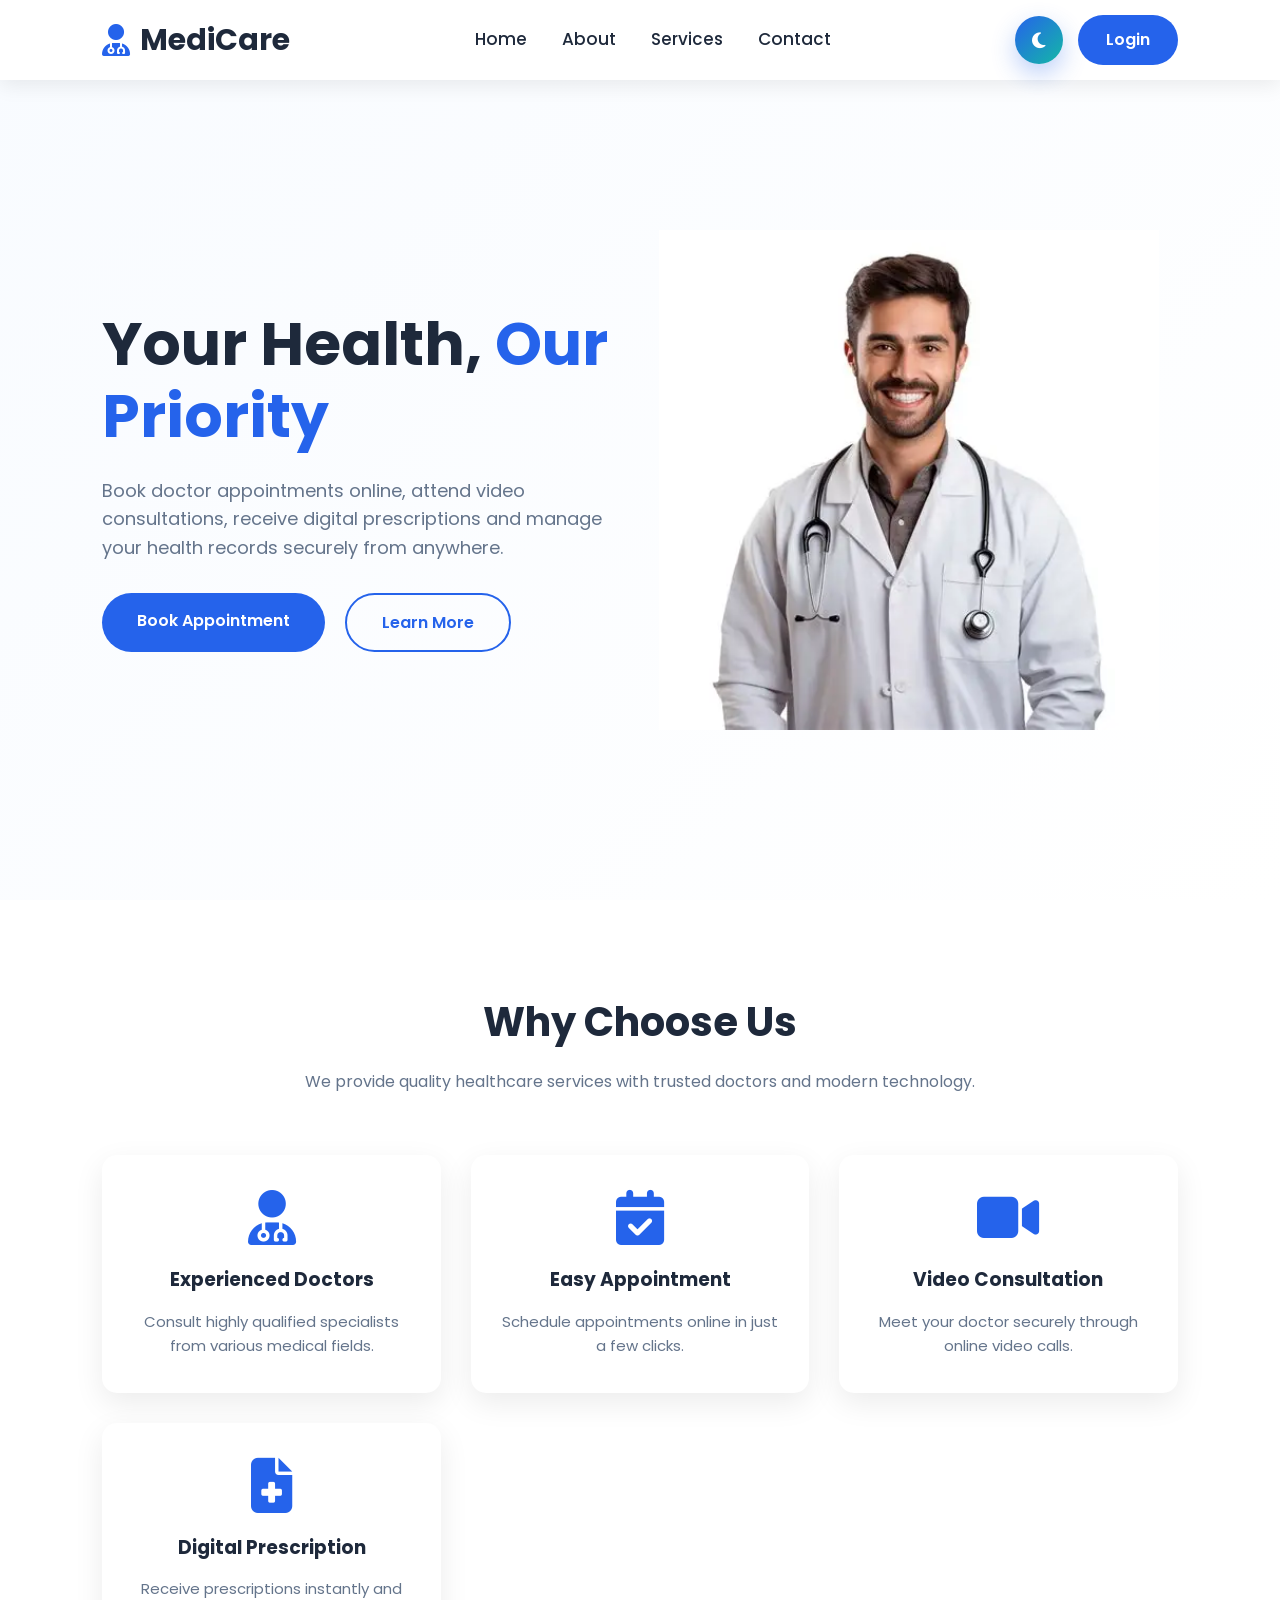
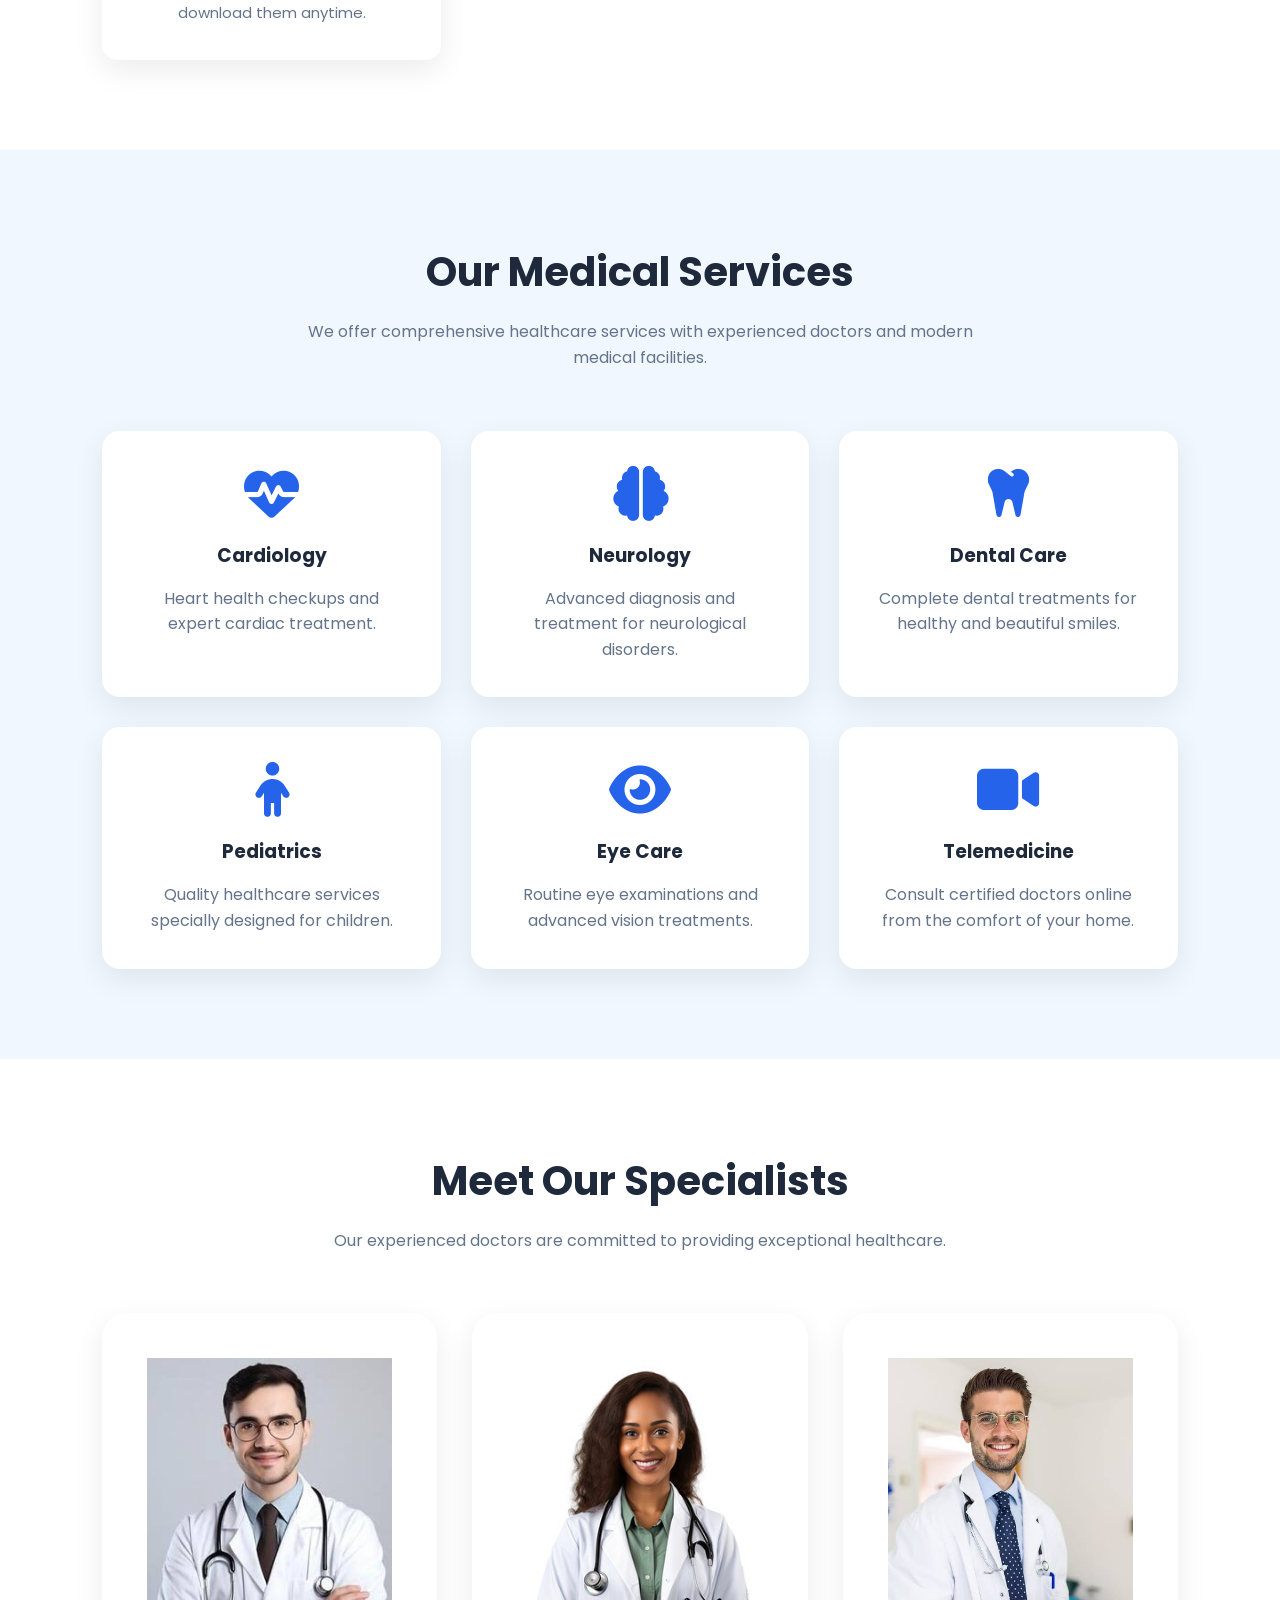
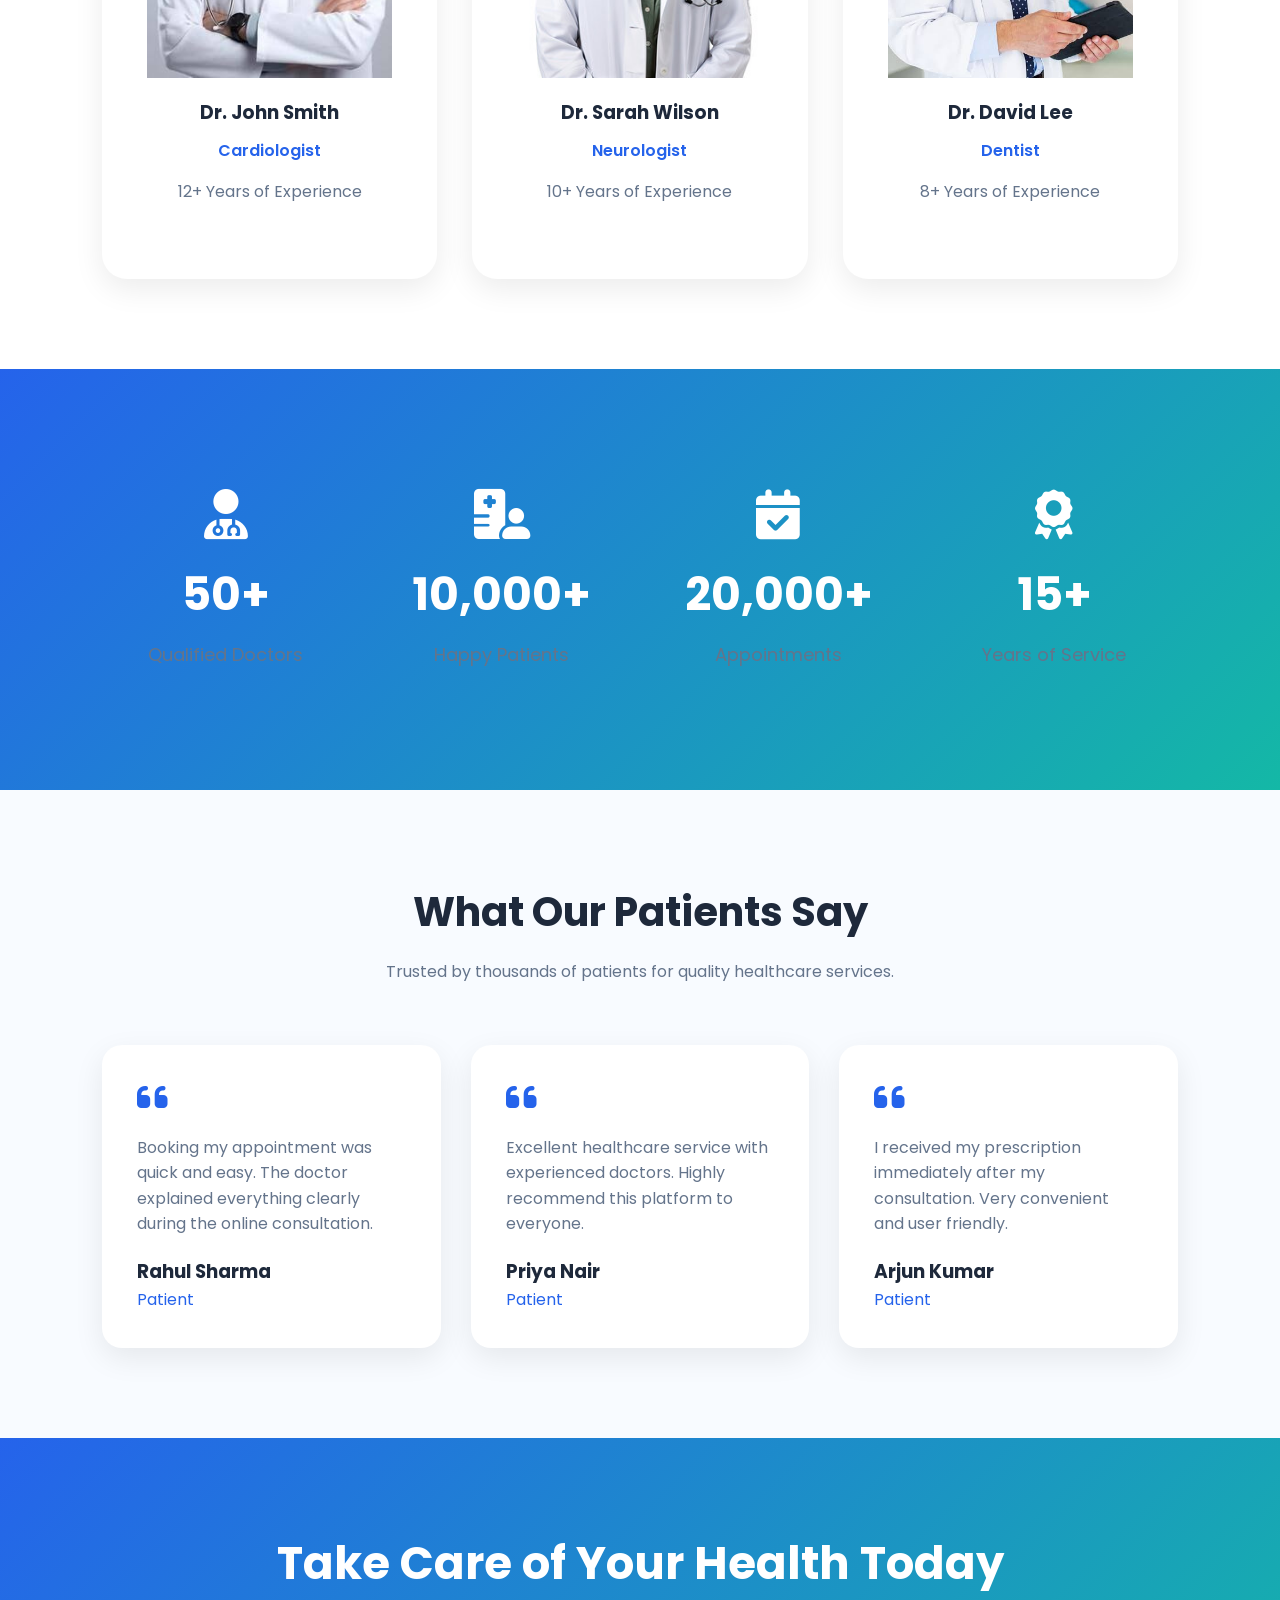
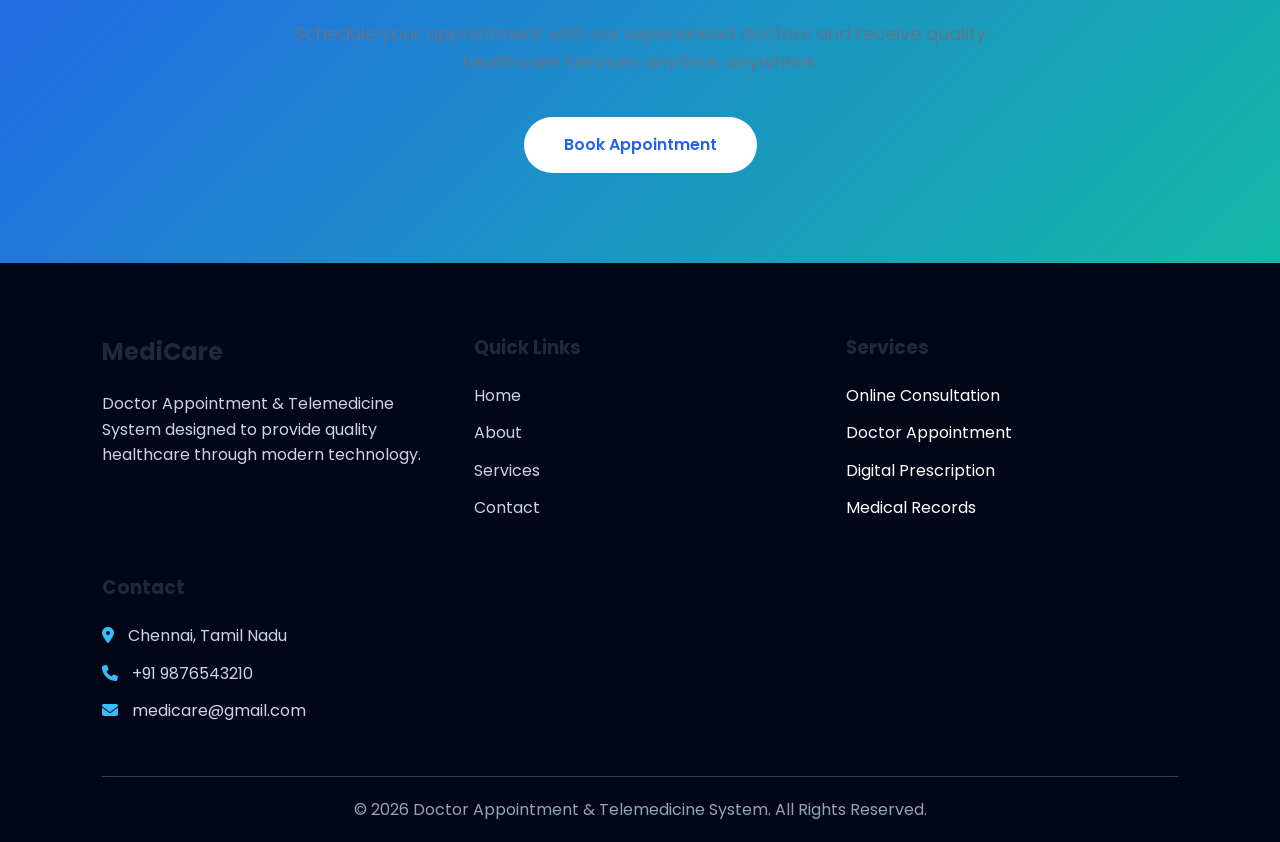
<file: frontend/index.html>
<!DOCTYPE html>
<html lang="en">
<head>
    <meta charset="UTF-8">
    <meta name="viewport" content="width=device-width, initial-scale=1.0">
    <title>Doctor Appointment & Telemedicine System</title>

    <!-- Google Font -->
    <link href="https://fonts.googleapis.com/css2?family=Poppins:wght@300;400;500;600;700&display=swap" rel="stylesheet">

    <!-- CSS -->
    <link rel="stylesheet" href="css/style.css">

    <!-- Font Awesome -->
    <link rel="stylesheet"
    href="https://cdnjs.cloudflare.com/ajax/libs/font-awesome/6.6.0/css/all.min.css">
</head>

<body>

<!-- ================= NAVBAR ================= -->

<header>

    <div class="logo">

        <i class="fa-solid fa-user-doctor"></i>

        <h2>MediCare</h2>

    </div>

    <nav id="navbar">

        <ul>

            <li><a href="index.html">Home</a></li>

            <li><a href="about.html">About</a></li>

            <li><a href="services.html">Services</a></li>

            <li><a href="contact.html">Contact</a></li>

        </ul>

    </nav>

    <div class="header-buttons">

        <!-- Theme Toggle -->

        <button id="themeToggle">

            <i class="fa-solid fa-moon"></i>

        </button>

        <!-- Login -->

        <a href="role-selection.html" class="login-btn">

            Login

        </a>

        <!-- Hamburger -->

        <div id="menuBtn">

            <i class="fa-solid fa-bars"></i>

        </div>

    </div>

</header>

<!-- ================= HERO ================= -->

<section class="hero">

    <div class="hero-content">

        <h1>
            Your Health,
            <span>Our Priority</span>
        </h1>

        <p>

            Book doctor appointments online, attend video consultations,
            receive digital prescriptions and manage your health records
            securely from anywhere.

        </p>

        <div class="hero-buttons">

            <a href="role-selection.html" class="primary-btn">

                Book Appointment

            </a>

            <a href="about.html" class="secondary-btn">

                Learn More

            </a>

        </div>

    </div>

    <div class="hero-image">

        <img src="images/doctor.png" alt="Doctor">

    </div>

</section>

<!-- ================= WHY CHOOSE US ================= -->

<section class="why-us">

    <h2>Why Choose Us</h2>

    <p class="section-description">

        We provide quality healthcare services with trusted doctors
        and modern technology.

    </p>

    <div class="why-container">

        <div class="card">

            <i class="fa-solid fa-user-doctor"></i>

            <h3>Experienced Doctors</h3>

            <p>

                Consult highly qualified specialists from various
                medical fields.

            </p>

        </div>

        <div class="card">

            <i class="fa-solid fa-calendar-check"></i>

            <h3>Easy Appointment</h3>

            <p>

                Schedule appointments online in just a few clicks.

            </p>

        </div>

        <div class="card">

            <i class="fa-solid fa-video"></i>

            <h3>Video Consultation</h3>

            <p>

                Meet your doctor securely through online video calls.

            </p>

        </div>

        <div class="card">

            <i class="fa-solid fa-file-medical"></i>

            <h3>Digital Prescription</h3>

            <p>

                Receive prescriptions instantly and download them anytime.

            </p>

        </div>

    </div>

</section>
<!-- ================= OUR SERVICES ================= -->

<section class="services">

    <h2>Our Medical Services</h2>

    <p class="section-description">
        We offer comprehensive healthcare services with experienced
        doctors and modern medical facilities.
    </p>

    <div class="services-container">

        <div class="service-card">
            <i class="fa-solid fa-heart-pulse"></i>
            <h3>Cardiology</h3>
            <p>Heart health checkups and expert cardiac treatment.</p>
        </div>

        <div class="service-card">
            <i class="fa-solid fa-brain"></i>
            <h3>Neurology</h3>
            <p>Advanced diagnosis and treatment for neurological disorders.</p>
        </div>

        <div class="service-card">
            <i class="fa-solid fa-tooth"></i>
            <h3>Dental Care</h3>
            <p>Complete dental treatments for healthy and beautiful smiles.</p>
        </div>

        <div class="service-card">
            <i class="fa-solid fa-child"></i>
            <h3>Pediatrics</h3>
            <p>Quality healthcare services specially designed for children.</p>
        </div>

        <div class="service-card">
            <i class="fa-solid fa-eye"></i>
            <h3>Eye Care</h3>
            <p>Routine eye examinations and advanced vision treatments.</p>
        </div>

        <div class="service-card">
            <i class="fa-solid fa-video"></i>
            <h3>Telemedicine</h3>
            <p>Consult certified doctors online from the comfort of your home.</p>
        </div>

    </div>

</section>

<!-- ================= FEATURED DOCTORS ================= -->

<section class="doctors">

    <h2>Meet Our Specialists</h2>

    <p class="section-description">
        Our experienced doctors are committed to providing exceptional healthcare.
    </p>

    <div class="doctor-container">

        <div class="doctor-card">

            <img src="images/doctor1.jpg" alt="Doctor">

            <h3>Dr. John Smith</h3>

            <span>Cardiologist</span>

            <p>12+ Years of Experience</p>

        </div>

        <div class="doctor-card">

            <img src="images/doctor2.jpg" alt="Doctor">

            <h3>Dr. Sarah Wilson</h3>

            <span>Neurologist</span>

            <p>10+ Years of Experience</p>

        </div>

        <div class="doctor-card">

            <img src="images/doctor3.jpg" alt="Doctor">

            <h3>Dr. David Lee</h3>

            <span>Dentist</span>

            <p>8+ Years of Experience</p>

        </div>

    </div>

</section>

<!-- ================= STATISTICS ================= -->

<section class="statistics">

    <div class="stat-box">

        <i class="fa-solid fa-user-doctor"></i>

        <h2>50+</h2>

        <p>Qualified Doctors</p>

    </div>

    <div class="stat-box">

        <i class="fa-solid fa-hospital-user"></i>

        <h2>10,000+</h2>

        <p>Happy Patients</p>

    </div>

    <div class="stat-box">

        <i class="fa-solid fa-calendar-check"></i>

        <h2>20,000+</h2>

        <p>Appointments</p>

    </div>

    <div class="stat-box">

        <i class="fa-solid fa-award"></i>

        <h2>15+</h2>

        <p>Years of Service</p>

    </div>

</section>
<!-- ================= TESTIMONIALS ================= -->

<section class="testimonials">

    <h2>What Our Patients Say</h2>

    <p class="section-description">
        Trusted by thousands of patients for quality healthcare services.
    </p>

    <div class="testimonial-container">

        <div class="testimonial-card">

            <i class="fa-solid fa-quote-left"></i>

            <p>
                Booking my appointment was quick and easy. The doctor
                explained everything clearly during the online consultation.
            </p>

            <h3>Rahul Sharma</h3>

            <span>Patient</span>

        </div>

        <div class="testimonial-card">

            <i class="fa-solid fa-quote-left"></i>

            <p>
                Excellent healthcare service with experienced doctors.
                Highly recommend this platform to everyone.
            </p>

            <h3>Priya Nair</h3>

            <span>Patient</span>

        </div>

        <div class="testimonial-card">

            <i class="fa-solid fa-quote-left"></i>

            <p>
                I received my prescription immediately after my consultation.
                Very convenient and user friendly.
            </p>

            <h3>Arjun Kumar</h3>

            <span>Patient</span>

        </div>

    </div>

</section>

<!-- ================= CALL TO ACTION ================= -->

<section class="cta">

    <div class="cta-content">

        <h2>Take Care of Your Health Today</h2>

        <p>

            Schedule your appointment with our experienced doctors and
            receive quality healthcare services anytime, anywhere.

        </p>

        <a href="role-selection.html" class="cta-btn">

            Book Appointment

        </a>

    </div>

</section>

<!-- ================= FOOTER ================= -->

<footer>

    <div class="footer-container">

        <div class="footer-about">

            <h2>MediCare</h2>

            <p>

                Doctor Appointment & Telemedicine System designed
                to provide quality healthcare through modern technology.

            </p>

        </div>

        <div class="footer-links">

            <h3>Quick Links</h3>

            <ul>

                <li><a href="index.html">Home</a></li>

                <li><a href="about.html">About</a></li>

                <li><a href="services.html">Services</a></li>

                <li><a href="contact.html">Contact</a></li>

            </ul>

        </div>

        <div class="footer-services">

            <h3>Services</h3>

            <ul>

                <li>Online Consultation</li>

                <li>Doctor Appointment</li>

                <li>Digital Prescription</li>

                <li>Medical Records</li>

            </ul>

        </div>

        <div class="footer-contact">

            <h3>Contact</h3>

            <p>
                <i class="fa-solid fa-location-dot"></i>
                Chennai, Tamil Nadu
            </p>

            <p>
                <i class="fa-solid fa-phone"></i>
                +91 9876543210
            </p>

            <p>
                <i class="fa-solid fa-envelope"></i>
                medicare@gmail.com
            </p>

        </div>

    </div>

    <hr>

    <div class="footer-bottom">

        <p>

            © 2026 Doctor Appointment & Telemedicine System.
            All Rights Reserved.

        </p>

    </div>

</footer>

<!-- ================= BACK TO TOP ================= -->

<button id="topBtn">

    <i class="fa-solid fa-arrow-up"></i>

</button>



<!-- CSS and JavaScript will be added later -->

<script src="js/home.js"></script>

</body>
</html>
</file>
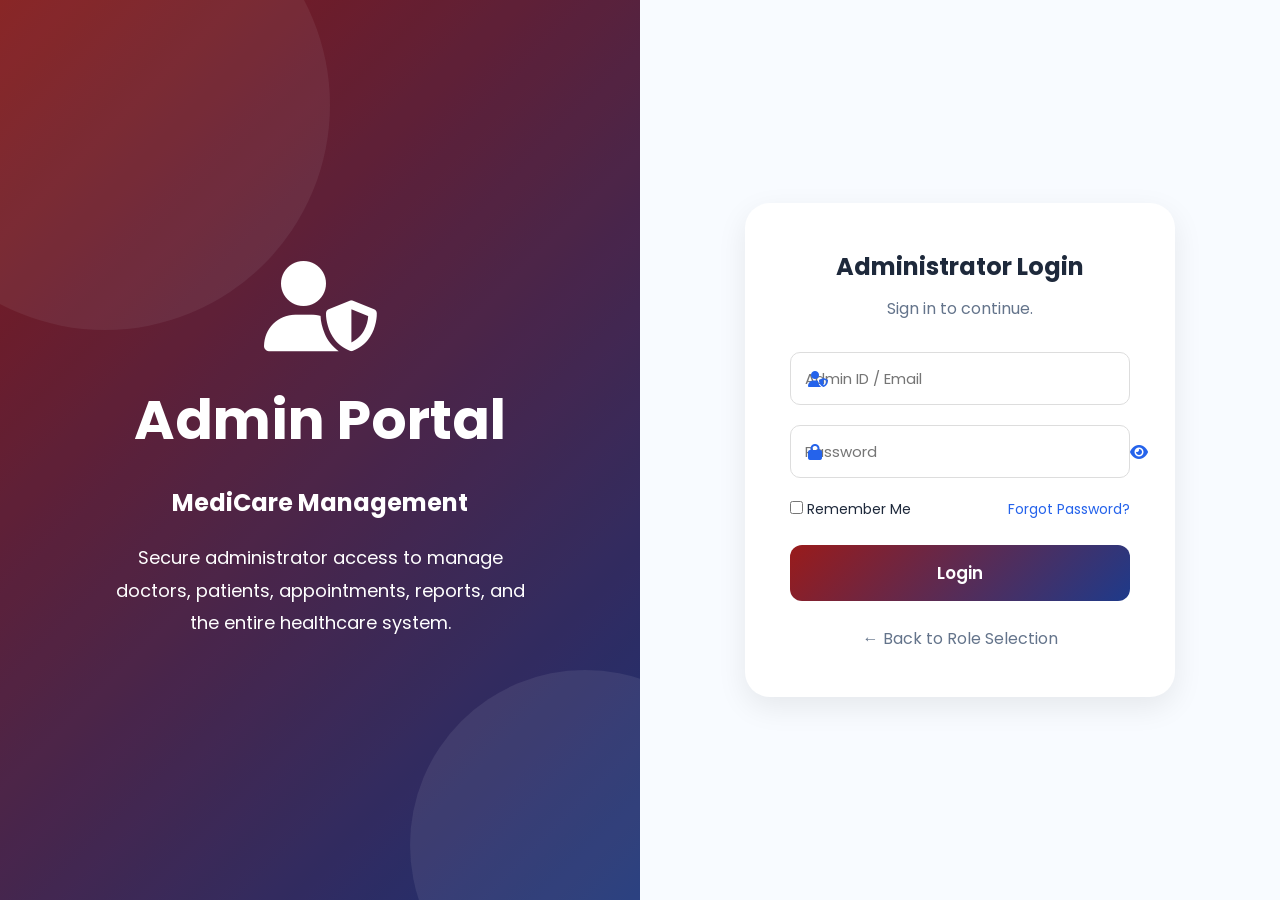
<file: frontend/admin/login.html>
<!DOCTYPE html>
<html lang="en">

<head>

    <meta charset="UTF-8">

    <meta name="viewport" content="width=device-width, initial-scale=1.0">

    <title>Admin Login | MediCare</title>

    <link rel="preconnect" href="https://fonts.googleapis.com">

    <link rel="preconnect" href="https://fonts.gstatic.com" crossorigin>

    <link href="https://fonts.googleapis.com/css2?family=Poppins:wght@300;400;500;600;700;800&display=swap" rel="stylesheet">

    <link rel="stylesheet" href="../css/style.css">

    <link rel="stylesheet"
    href="https://cdnjs.cloudflare.com/ajax/libs/font-awesome/6.6.0/css/all.min.css">

</head>

<body>

<div class="admin-login-page">

    <!-- Left Side -->

    <div class="admin-left">

        <div class="overlay"></div>

        <div class="left-content">

            <i class="fa-solid fa-user-shield"></i>

            <h1>Admin Portal</h1>

            <h2>MediCare Management</h2>

            <p>

                Secure administrator access to manage doctors,
                patients, appointments, reports, and the entire
                healthcare system.

            </p>

        </div>

    </div>

    <!-- Right Side -->

    <div class="admin-right">

        <div class="admin-card">

            <h2>Administrator Login</h2>

            <p>

                Sign in to continue.

            </p>

            <form id="adminLoginForm">

                <div class="input-box">

                    <i class="fa-solid fa-user-shield"></i>

                    <input
    type="text"
    id="adminId"
    placeholder="Admin ID / Email"
    required>
                </div>

                <div class="input-box password-box">

                    <i class="fa-solid fa-lock"></i>

                    <input
    type="password"
    id="adminPassword"
    placeholder="Password"
    required>

                    <span id="toggleAdminPassword">

                        <i class="fa-solid fa-eye"></i>

                    </span>

                </div>

                <div class="login-options">

                    <label>

                        <input type="checkbox">

                        Remember Me

                    </label>

                    <a href="#">

                        Forgot Password?

                    </a>

                </div>

                <button
                    type="submit"
                    class="admin-login-btn">

                    Login

                </button>

            <form action="dashboard.html">

            <a
                href="../role-selection.html"
                class="back-home">

                ← Back to Role Selection

            </a>

        </div>

    </div>

</div>

<script src="../js/admin-login.js"></script>

</body>

</html>
</file>
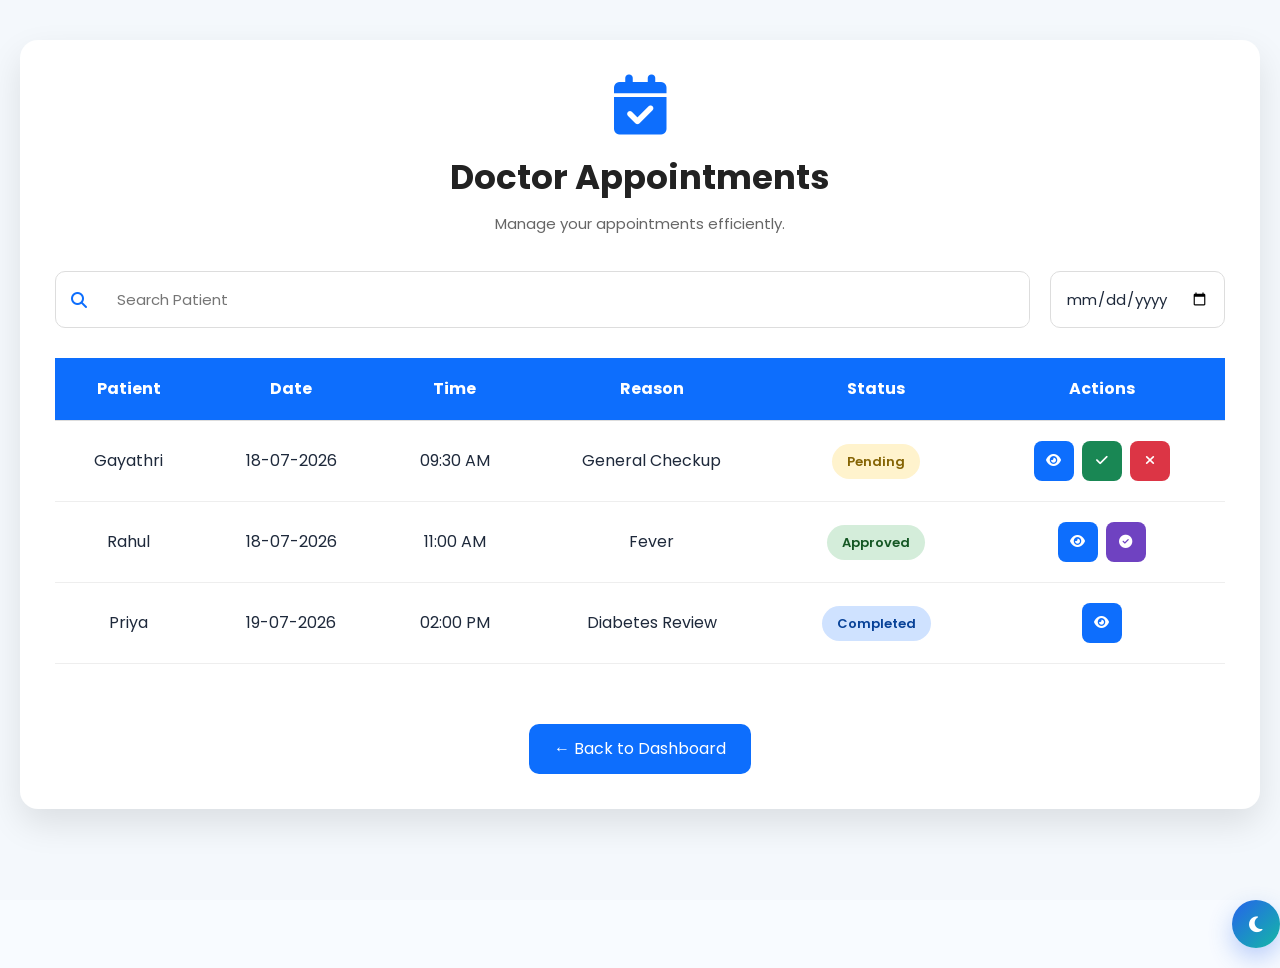
<file: frontend/doctor/appointments.html>
<!DOCTYPE html>
<html lang="en">

<head>

    <meta charset="UTF-8">

    <meta name="viewport" content="width=device-width, initial-scale=1.0">

    <title>Doctor Appointments | MediCare</title>

    <link rel="preconnect" href="https://fonts.googleapis.com">

    <link rel="preconnect" href="https://fonts.gstatic.com" crossorigin>

    <link href="https://fonts.googleapis.com/css2?family=Poppins:wght@300;400;500;600;700&display=swap" rel="stylesheet">

    <link rel="stylesheet" href="../css/style.css">

    <link rel="stylesheet" href="https://cdnjs.cloudflare.com/ajax/libs/font-awesome/6.6.0/css/all.min.css">

</head>

<body>

<div class="appointments-container">

    <div class="appointments-card">

        <div class="page-title">

            <i class="fa-solid fa-calendar-check"></i>

            <h1>Doctor Appointments</h1>

            <p>Manage your appointments efficiently.</p>

        </div>

        <div class="appointment-top">

            <div class="search-box">

                <i class="fa-solid fa-magnifying-glass"></i>

                <input
                    type="text"
                    id="searchAppointment"
                    placeholder="Search Patient">

            </div>

            <input
                type="date"
                id="appointmentDate">

        </div>

        <div class="table-responsive">

            <table class="appointment-table">

                <thead>

                    <tr>

                        <th>Patient</th>

                        <th>Date</th>

                        <th>Time</th>

                        <th>Reason</th>

                        <th>Status</th>

                        <th>Actions</th>

                    </tr>

                </thead>

                <tbody id="appointmentTable">

                    <tr>

                        <td>Gayathri</td>

                        <td>18-07-2026</td>

                        <td>09:30 AM</td>

                        <td>General Checkup</td>

                        <td>

                            <span class="status pending">

                                Pending

                            </span>

                        </td>

                        <td>

                            <button class="view-btn">

                                <i class="fa-solid fa-eye"></i>

                            </button>

                            <button class="approve-btn">

                                <i class="fa-solid fa-check"></i>

                            </button>

                            <button class="reject-btn">

                                <i class="fa-solid fa-xmark"></i>

                            </button>

                        </td>

                    </tr>

                    <tr>

                        <td>Rahul</td>

                        <td>18-07-2026</td>

                        <td>11:00 AM</td>

                        <td>Fever</td>

                        <td>

                            <span class="status approved">

                                Approved

                            </span>

                        </td>

                        <td>

                            <button class="view-btn">

                                <i class="fa-solid fa-eye"></i>

                            </button>

                            <button class="complete-btn">

                                <i class="fa-solid fa-circle-check"></i>

                            </button>

                        </td>

                    </tr>

                    <tr>

                        <td>Priya</td>

                        <td>19-07-2026</td>

                        <td>02:00 PM</td>

                        <td>Diabetes Review</td>

                        <td>

                            <span class="status completed">

                                Completed

                            </span>

                        </td>

                        <td>

                            <button class="view-btn">

                                <i class="fa-solid fa-eye"></i>

                            </button>

                        </td>

                    </tr>

                </tbody>

            </table>

        </div>

        <div class="button-group">

            <a href="dashboard.html" class="back-btn">

                ← Back to Dashboard

            </a>

        </div>

    </div>

</div>
<div class="page-actions">

    <button id="themeToggle" class="theme-btn">

        <i class="fa-solid fa-moon"></i>

    </button>

</div>

<script src="../js/doctor.js"></script>

</body>

</html>
</file>
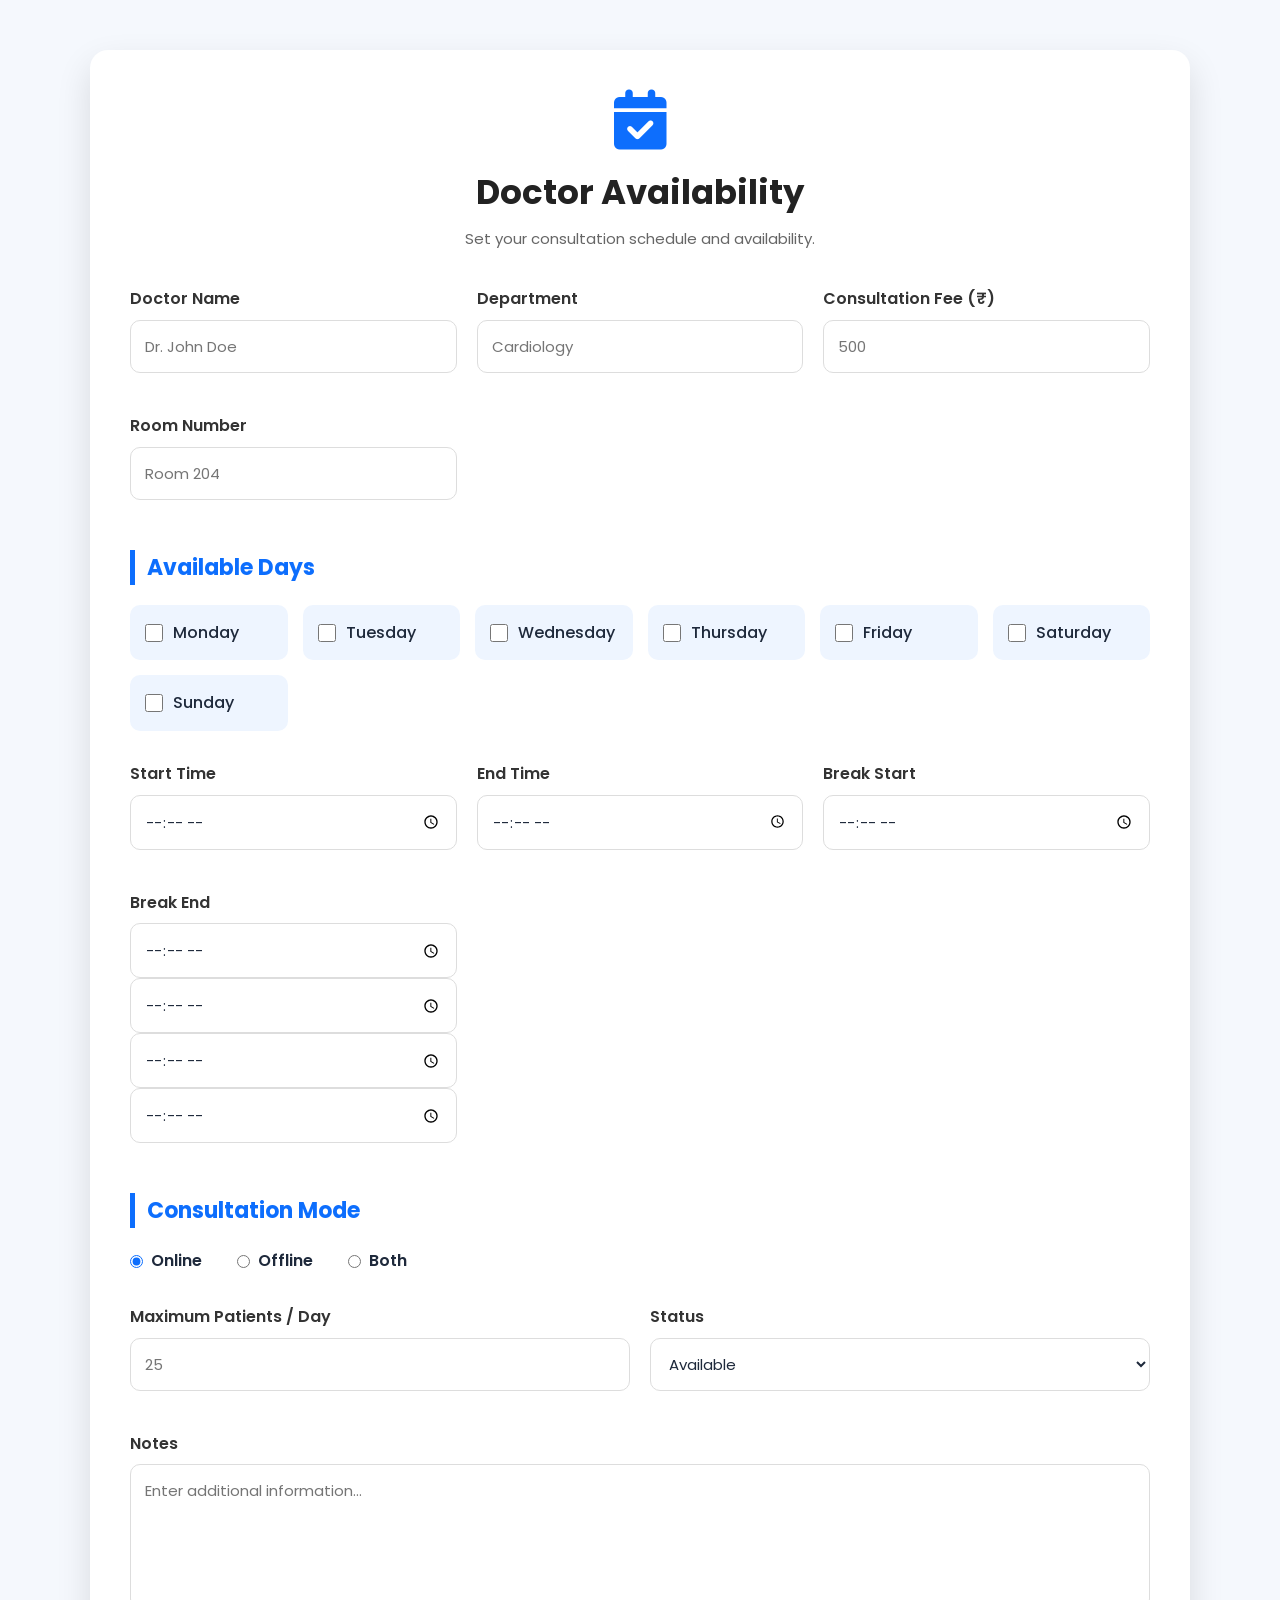
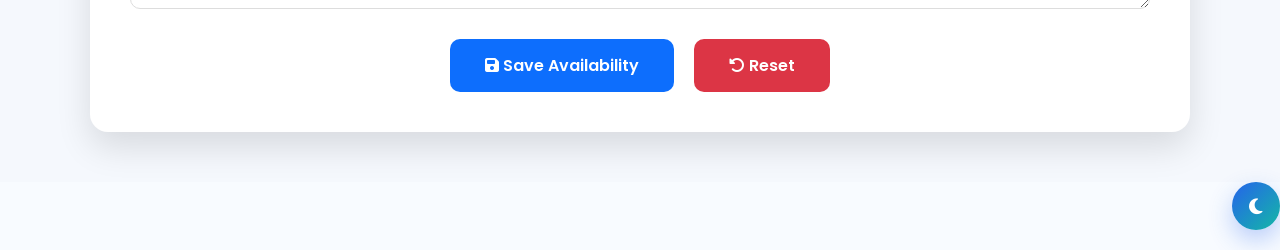
<file: frontend/doctor/availability.html>
<!DOCTYPE html>
<html lang="en">

<head>

    <meta charset="UTF-8">
    <meta name="viewport" content="width=device-width, initial-scale=1.0">

    <title>Doctor Availability | MediCare</title>

    <link rel="stylesheet" href="../css/style.css">

    <link rel="stylesheet"
        href="https://cdnjs.cloudflare.com/ajax/libs/font-awesome/6.6.0/css/all.min.css">

    <link href="https://fonts.googleapis.com/css2?family=Poppins:wght@300;400;500;600;700&display=swap"
        rel="stylesheet">

</head>

<body>

<div class="availability-container">

    <div class="availability-card">

        <div class="page-title">

            <i class="fa-solid fa-calendar-check"></i>

            <h1>Doctor Availability</h1>

            <p>Set your consultation schedule and availability.</p>

        </div>

        <form id="availabilityForm">

            <div class="form-grid">

                <div class="input-box">

                    <label>Doctor Name</label>

                    <input
                        type="text"
                        placeholder="Dr. John Doe"
                        required>

                </div>

                <div class="input-box">

                    <label>Department</label>

                    <input
                        type="text"
                        placeholder="Cardiology"
                        required>

                </div>

                <div class="input-box">

                    <label>Consultation Fee (₹)</label>

                    <input
                        type="number"
                        placeholder="500"
                        required>

                </div>

                <div class="input-box">

                    <label>Room Number</label>

                    <input
                        type="text"
                        placeholder="Room 204"
                        required>

                </div>

            </div>

            <h3>Available Days</h3>

            <div class="days-grid">

                <label><input type="checkbox"> Monday</label>

                <label><input type="checkbox"> Tuesday</label>

                <label><input type="checkbox"> Wednesday</label>

                <label><input type="checkbox"> Thursday</label>

                <label><input type="checkbox"> Friday</label>

                <label><input type="checkbox"> Saturday</label>

                <label><input type="checkbox"> Sunday</label>

            </div>

            <div class="form-grid">

                <div class="input-box">

                    <label>Start Time</label>

                    <input
                        type="time"
                        required>

                </div>

                <div class="input-box">

                    <label>End Time</label>

                    <input
                        type="time"
                        required>

                </div>

                <div class="input-box">

                    <label>Break Start</label>

                    <input
                        type="time">

                </div>

                <div class="input-box">

                    <label>Break End</label>

                    <input type="time" id="startTime">
                    <input type="time" id="endTime">
                    <input type="time" id="breakStart">
                    <input type="time" id="breakEnd">

                </div>

            </div>

            <h3>Consultation Mode</h3>

            <div class="radio-group">

                <label>

                    <input
                        type="radio"
                        name="mode"
                        checked>

                    Online

                </label>

                <label>

                    <input
                        type="radio"
                        name="mode">

                    Offline

                </label>

                <label>

                    <input
                        type="radio"
                        name="mode">

                    Both

                </label>

            </div>

            <div class="form-grid">

                <div class="input-box">

                    <label>Maximum Patients / Day</label>

                    <input
                        type="number"
                        placeholder="25"
                        required>

                </div>

                <div class="input-box">

                    <label>Status</label>

                    <select>

                        <option>Available</option>

                        <option>Busy</option>

                        <option>On Leave</option>

                        <option>Emergency Only</option>

                    </select>

                </div>

            </div>

            <div class="input-box">

                <label>Notes</label>

                <textarea
                    rows="5"
                    placeholder="Enter additional information..."></textarea>

            </div>

            <div class="button-group">

                <button
                    type="submit"
                    class="save-btn">

                    <i class="fa-solid fa-floppy-disk"></i>

                    Save Availability

                </button>

                <button
                    type="reset"
                    class="reset-btn">

                    <i class="fa-solid fa-rotate-left"></i>

                    Reset

                </button>

            </div>

        </form>

    </div>

</div>
<div class="top-actions">

    <button id="themeToggle" class="theme-btn">
        <i class="fa-solid fa-moon"></i>
    </button>

</div>
<script src="../js/doctor.js"></script>

</body>

</html>
</file>
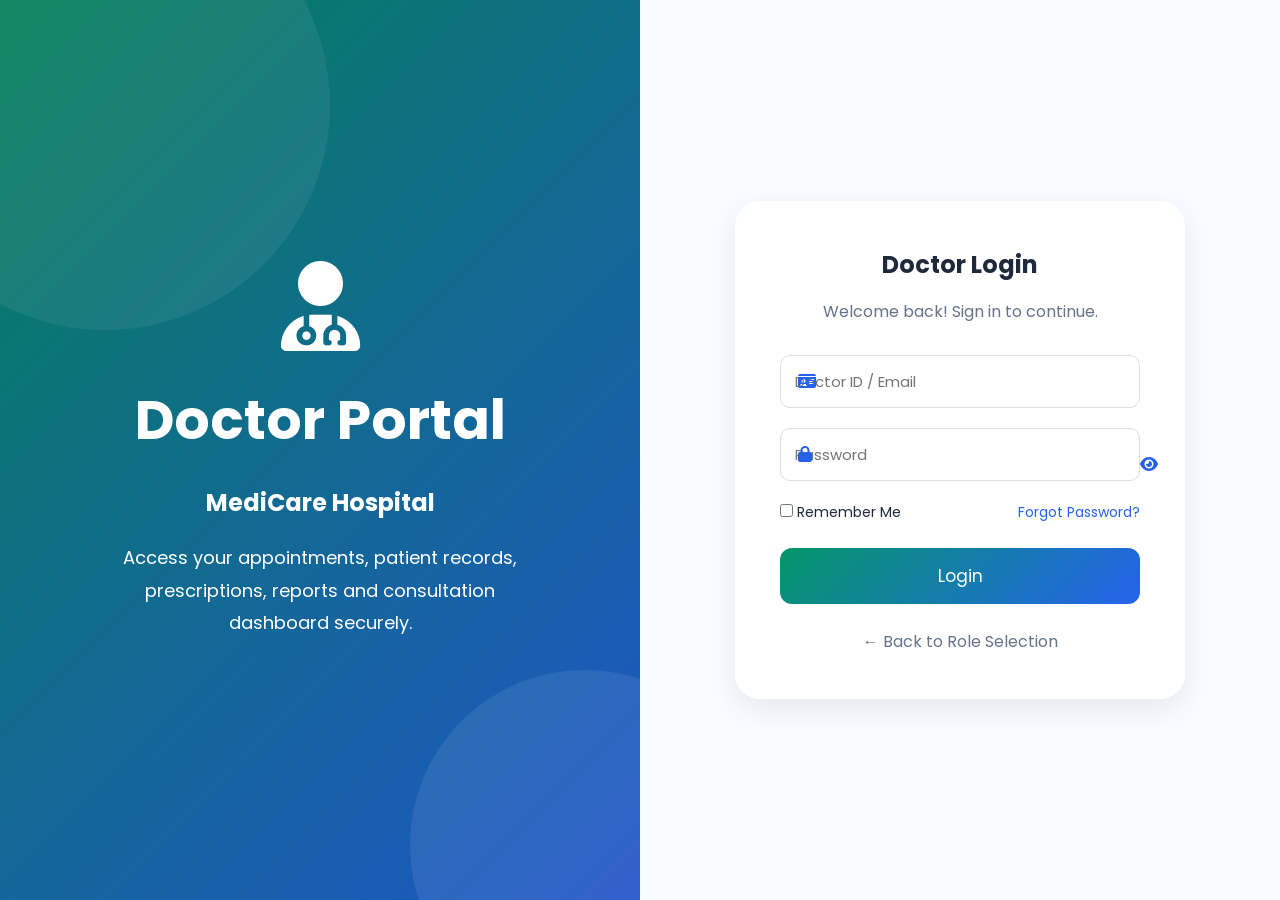
<file: frontend/doctor/login.html>
<!DOCTYPE html>
<html lang="en">

<head>

    <meta charset="UTF-8">

    <meta name="viewport"
          content="width=device-width, initial-scale=1.0">

    <title>Doctor Login | MediCare</title>

    <link rel="preconnect"
          href="https://fonts.googleapis.com">

    <link rel="preconnect"
          href="https://fonts.gstatic.com"
          crossorigin>

    <link href="https://fonts.googleapis.com/css2?family=Poppins:wght@300;400;500;600;700;800&display=swap"
          rel="stylesheet">

    <link rel="stylesheet"
          href="../css/style.css">

    <link rel="stylesheet"
          href="https://cdnjs.cloudflare.com/ajax/libs/font-awesome/6.6.0/css/all.min.css">

</head>

<body>

<div class="doctor-login-page">

    <!-- Left Side -->

    <div class="doctor-left">

        <div class="overlay"></div>

        <div class="left-content">

            <i class="fa-solid fa-user-doctor"></i>

            <h1>Doctor Portal</h1>

            <h2>MediCare Hospital</h2>

            <p>

                Access your appointments, patient records,
                prescriptions, reports and consultation
                dashboard securely.

            </p>

        </div>

    </div>

    <!-- Right Side -->

    <div class="doctor-right">

        <div class="doctor-card">

            <h2>Doctor Login</h2>

            <p>

                Welcome back! Sign in to continue.

            </p>

            <form id="doctorLoginForm">

                <div class="input-box">

                    <i class="fa-solid fa-id-card"></i>

                    <input
type="text"
id="doctorId"
placeholder="Doctor ID / Email"
required>

                </div>

                <div class="input-box password-box">

                    <i class="fa-solid fa-lock"></i>

                    <input
type="password"
id="doctorPassword"
placeholder="Password"
required>
                    <span id="toggleDoctorPassword">

                        <i class="fa-solid fa-eye"></i>

                    </span>

                </div>

                <div class="login-options">

                    <label>

                        <input type="checkbox">

                        Remember Me

                    </label>

                    <a href="#">

                        Forgot Password?

                    </a>

                </div>

                <button
                    type="submit"
                    class="doctor-login-btn">

                    Login

                </button>

            </form>

            <a
                href="../role-selection.html"
                class="back-home">

                ← Back to Role Selection

            </a>

        </div>

    </div>

</div>

<script src="../js/doctor-login.js"></script>

</body>

</html>
</file>
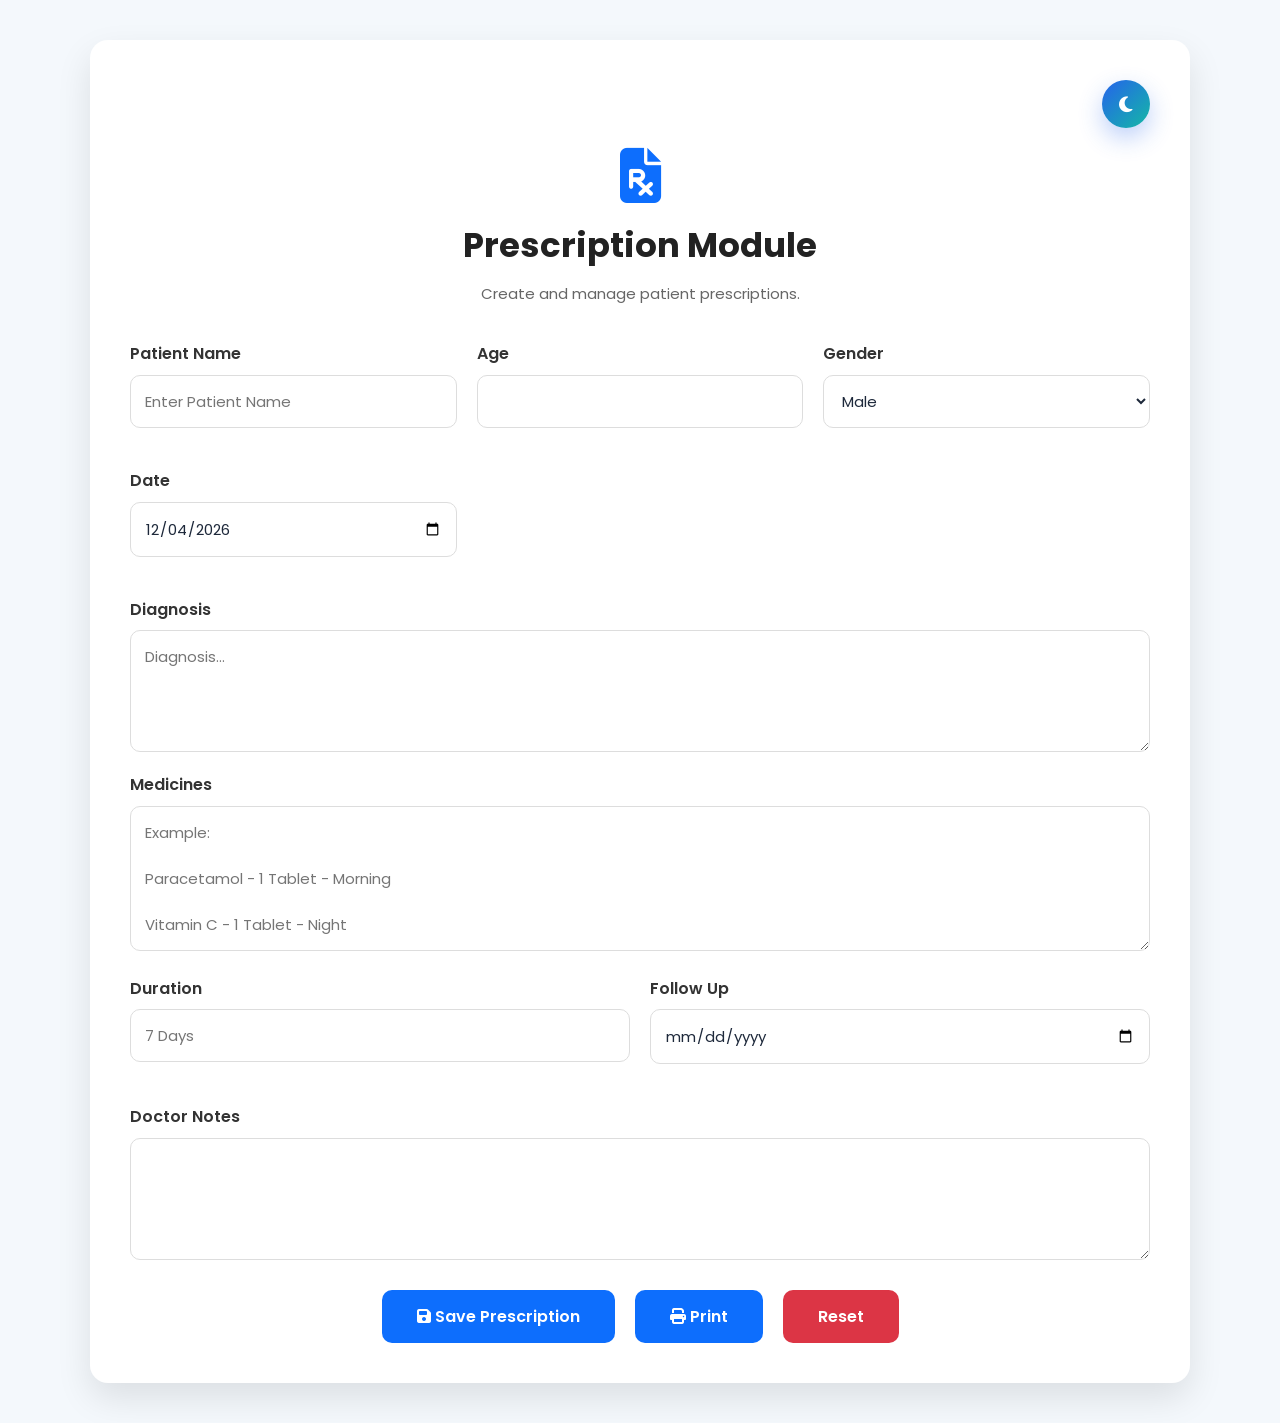
<file: frontend/doctor/prescriptions.html>
<!DOCTYPE html>
<html lang="en">

<head>

<meta charset="UTF-8">

<meta name="viewport"
content="width=device-width, initial-scale=1.0">

<title>Doctor Prescriptions | MediCare</title>

<link rel="stylesheet"
href="../css/style.css">

<link rel="stylesheet"
href="https://cdnjs.cloudflare.com/ajax/libs/font-awesome/6.6.0/css/all.min.css">

<link href="https://fonts.googleapis.com/css2?family=Poppins:wght@300;400;500;600;700&display=swap"
rel="stylesheet">

</head>

<body>

<div class="prescription-container">

<div class="prescription-card">

<div class="page-actions">

<button id="themeToggle"
class="theme-btn">

<i class="fa-solid fa-moon"></i>

</button>

</div>

<div class="page-title">

<i class="fa-solid fa-file-prescription"></i>

<h1>Prescription Module</h1>

<p>Create and manage patient prescriptions.</p>

</div>

<form id="prescriptionForm">

<div class="form-grid">

<div class="input-box">

<label>Patient Name</label>

<input
type="text"
id="patientName"
placeholder="Enter Patient Name"
required>

</div>

<div class="input-box">

<label>Age</label>

<input
type="number"
id="patientAge"
required>

</div>

<div class="input-box">

<label>Gender</label>

<select id="patientGender">

<option>Male</option>

<option>Female</option>

<option>Other</option>

</select>

</div>

<div class="input-box">

<label>Date</label>

<input
type="date"
id="prescriptionDate"
required>

</div>

</div>

<div class="input-box">

<label>Diagnosis</label>

<textarea
id="diagnosis"
rows="4"
placeholder="Diagnosis..."
required></textarea>

</div>

<div class="input-box">

<label>Medicines</label>

<textarea
id="medicines"
rows="5"
placeholder="Example:

Paracetamol - 1 Tablet - Morning

Vitamin C - 1 Tablet - Night"></textarea>

</div>

<div class="form-grid">

<div class="input-box">

<label>Duration</label>

<input
type="text"
id="duration"
placeholder="7 Days">

</div>

<div class="input-box">

<label>Follow Up</label>

<input
type="date"
id="followup">

</div>

</div>

<div class="input-box">

<label>Doctor Notes</label>

<textarea
id="doctorNotes"
rows="4"></textarea>

</div>

<div class="button-group">

<button
type="submit"
class="save-btn">

<i class="fa-solid fa-floppy-disk"></i>

Save Prescription

</button>
<button
type="button"
id="printPrescription"
class="save-btn">

<i class="fa-solid fa-print"></i>

Print

</button>

<button
type="reset"
class="reset-btn">

Reset

</button>

</div>

</form>

</div>

</div>

<script src="../js/doctor.js"></script>

</body>

</html>
</file>
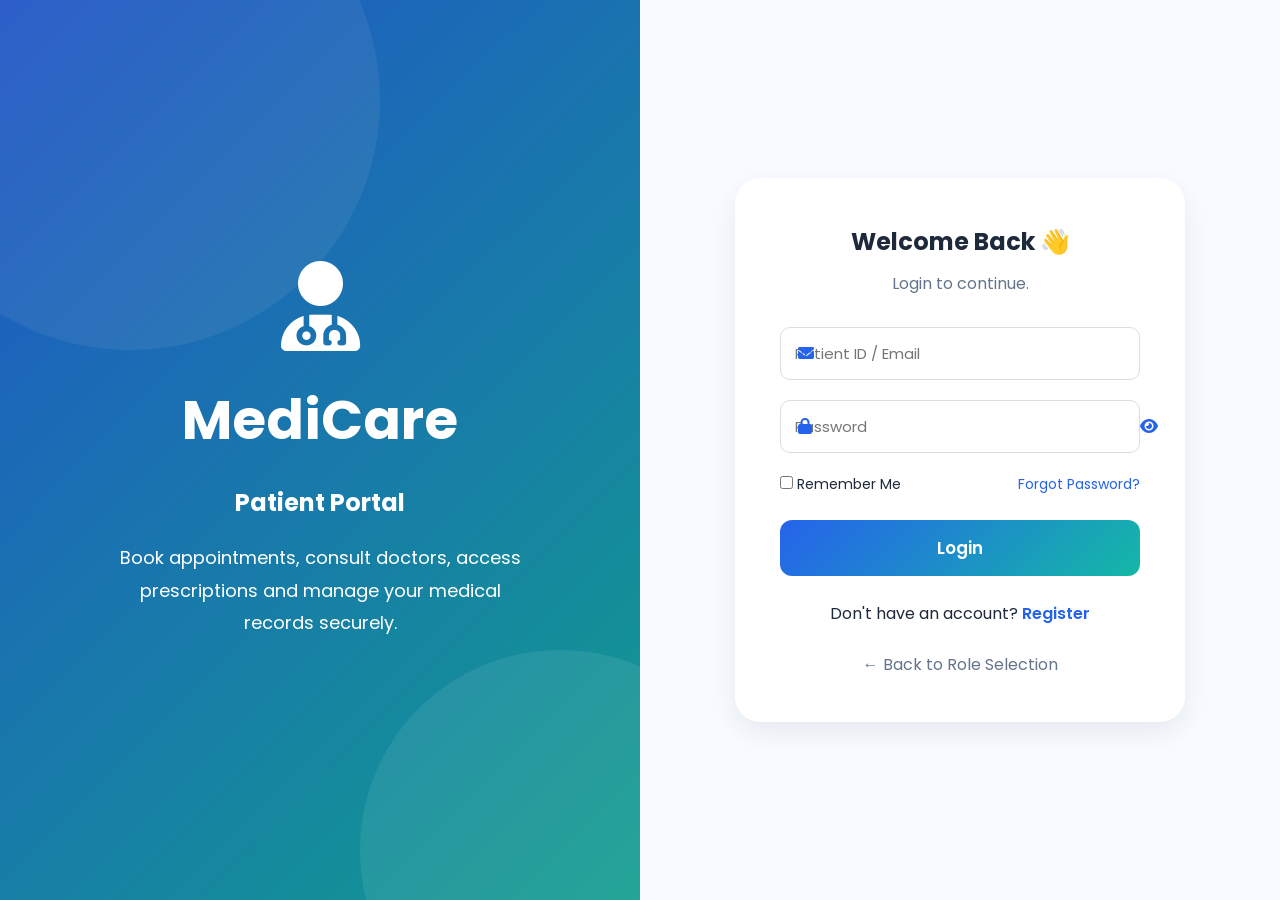
<file: frontend/patient/login.html>
<!DOCTYPE html>
<html lang="en">

<head>

    <meta charset="UTF-8">

    <meta name="viewport" content="width=device-width, initial-scale=1.0">

    <title>Patient Login | MediCare</title>

    <link rel="preconnect" href="https://fonts.googleapis.com">

    <link rel="preconnect" href="https://fonts.gstatic.com" crossorigin>

    <link href="https://fonts.googleapis.com/css2?family=Poppins:wght@300;400;500;600;700;800&display=swap" rel="stylesheet">

    <link rel="stylesheet" href="../css/style.css">

    <link rel="stylesheet"
    href="https://cdnjs.cloudflare.com/ajax/libs/font-awesome/6.6.0/css/all.min.css">

</head>

<body>

<div class="login-page">

    <!-- Left Side -->

    <div class="login-left">

        <div class="overlay"></div>

        <div class="left-content">

            <i class="fa-solid fa-user-doctor"></i>

            <h1>MediCare</h1>

            <h2>Patient Portal</h2>

            <p>

                Book appointments, consult doctors,
                access prescriptions and manage
                your medical records securely.

            </p>

        </div>

    </div>

    <!-- Right Side -->

    <div class="login-right">

        <div class="login-card">

            <h2>Welcome Back 👋</h2>

            <p>

                Login to continue.

            </p>

            <form id="patientLoginForm">

                <div class="input-box">

                    <i class="fa-solid fa-envelope"></i>

                    <input
                    type="text"
                    id="patientId"
                    placeholder="Patient ID / Email"
                    required>

                </div>

                <div class="input-box password-box">

                    <i class="fa-solid fa-lock"></i>

                    <input
                    type="password"
                    id="patientPassword"
                    placeholder="Password"
                    required>

                    <span id="togglePassword">

                        <i class="fa-solid fa-eye"></i>

                    </span>

                </div>

                <div class="login-options">

                    <label>

                        <input type="checkbox">

                        Remember Me

                    </label>

                    <a href="#">

                        Forgot Password?

                    </a>

                </div>

                <button class="login-submit">

                    Login

                </button>

            </form>

            <div class="register-link">

                Don't have an account?

                <a href="register.html">

                    Register

                </a>

            </div>

            <a href="../role-selection.html" class="back-home">

                ← Back to Role Selection

            </a>

        </div>

    </div>

</div>

<script src="../js/patient-login.js"></script>

</body>

</html>
</file>
<file: frontend/css/style.css>
/* ==========================
   GOOGLE FONT & RESET
========================== */

@import url('https://fonts.googleapis.com/css2?family=Poppins:wght@300;400;500;600;700;800&display=swap');

*{
    margin:0;
    padding:0;
    box-sizing:border-box;
    font-family:'Poppins',sans-serif;
    scroll-behavior:smooth;
}
/*==============================
    THEME VARIABLES
==============================*/

:root{

    --primary:#2563eb;
    --secondary:#14b8a6;

    --background:#f8fbff;
    --surface:#ffffff;

    --text:#1e293b;
    --paragraph:#64748b;

    --shadow:0 10px 30px rgba(0,0,0,.08);

}

body.dark-mode{

    --primary:#60a5fa;
    --secondary:#2dd4bf;

    --background:#0f172a;
    --surface:#1e293b;

    --text:#f8fafc;
    --paragraph:#cbd5e1;

    --shadow:0 12px 30px rgba(0,0,0,.5);

}
body{
    background:#f8fbff;
    color:#1e293b;
    overflow-x:hidden;
    line-height:1.6;
}

a{
    text-decoration:none;
}

ul{
    list-style:none;
}

img{
    max-width:100%;
    display:block;
}

/* ==========================
   HEADER
========================== */

header{

    width:100%;
    height:80px;

    background:#ffffff;

    display:flex;
    justify-content:space-between;
    align-items:center;

    padding:0 8%;

    position:fixed;

    top:0;
    left:0;

    z-index:1000;

    box-shadow:0 5px 20px rgba(0,0,0,.08);

}

/* ==========================
   LOGO
========================== */

.logo{

    display:flex;
    align-items:center;
    gap:10px;

}

.logo i{

    font-size:32px;

    color:#2563eb;

}

.logo h2{

    color:#2563eb;

    font-size:30px;

    font-weight:700;

}

/* ==========================
   NAVBAR
========================== */

nav ul{

    display:flex;

    gap:35px;

}

nav ul li a{

    color:#1e293b;

    font-size:17px;

    font-weight:500;

    transition:.3s;

}

nav ul li a:hover{

    color:#2563eb;

}

/* ==========================
   LOGIN BUTTON
========================== */

.login-btn{

    background:#2563eb;

    color:#fff;

    padding:12px 28px;

    border-radius:40px;

    transition:.3s;

    font-weight:600;

}

.login-btn:hover{

    background:#1d4ed8;

    transform:translateY(-3px);

}

/* ==========================
   HERO SECTION
========================== */

.hero{

    width:100%;

    min-height:100vh;

    display:flex;

    justify-content:space-between;

    align-items:center;

    padding:140px 8% 80px;

    background:linear-gradient(135deg,#eef6ff,#ffffff);

}

.hero-content{

    flex:1;

}

.hero-content h1{

    font-size:60px;

    font-weight:700;

    color:#1e293b;

    line-height:1.2;

}

.hero-content span{

    color:#2563eb;

}

.hero-content p{

    margin:25px 0;

    color:#64748b;

    font-size:18px;

    max-width:550px;

}

.hero-buttons{

    display:flex;

    gap:20px;

    margin-top:30px;

}

.primary-btn{

    background:#2563eb;

    color:white;

    padding:15px 35px;

    border-radius:40px;

    transition:.3s;

    font-weight:600;

}

.primary-btn:hover{

    background:#1d4ed8;

    transform:translateY(-5px);

}

.secondary-btn{

    border:2px solid #2563eb;

    color:#2563eb;

    padding:15px 35px;

    border-radius:40px;

    transition:.3s;

    font-weight:600;

}

.secondary-btn:hover{

    background:#2563eb;

    color:white;

}

.hero-image{

    flex:1;

    display:flex;

    justify-content:center;

}

.hero-image img{

    width:500px;

    animation:float 4s ease-in-out infinite;

}

/* ==========================
   FLOAT ANIMATION
========================== */

@keyframes float{

    0%{

        transform:translateY(0);

    }

    50%{

        transform:translateY(-15px);

    }

    100%{

        transform:translateY(0);

    }

}

/* ==========================
   COMMON SECTION
========================== */

section{

    padding:90px 8%;

}

section h2{

    text-align:center;

    font-size:40px;

    color:#1e293b;

}

.section-description{

    text-align:center;

    margin-top:15px;

    color:#64748b;

    max-width:700px;

    margin-left:auto;

    margin-right:auto;

}
/* ==========================
   WHY CHOOSE US
========================== */

.why-us{
    background:#ffffff;
}

.why-container{

    display:grid;
    grid-template-columns:repeat(auto-fit,minmax(250px,1fr));
    gap:30px;
    margin-top:60px;

}

.card{

    background:#ffffff;

    padding:35px 25px;

    text-align:center;

    border-radius:15px;

    box-shadow:0 10px 25px rgba(0,0,0,.08);

    transition:.4s;

}

.card:hover{

    transform:translateY(-10px);

    box-shadow:0 20px 40px rgba(37,99,235,.18);

}

.card i{

    font-size:55px;

    color:#2563eb;

    margin-bottom:20px;

}

.card h3{

    margin-bottom:15px;

    color:#1e293b;

}

.card p{

    color:#64748b;

    font-size:15px;

}


/* ==========================
   SERVICES
========================== */

.services{

    background:#f1f7ff;

}

.services-container{

    display:grid;

    grid-template-columns:repeat(auto-fit,minmax(280px,1fr));

    gap:30px;

    margin-top:60px;

}

.service-card{

    background:white;

    padding:35px;

    border-radius:18px;

    text-align:center;

    transition:.4s;

    box-shadow:0 8px 20px rgba(0,0,0,.08);

}

.service-card:hover{

    transform:translateY(-10px);

    background:#2563eb;

}

.service-card i{

    font-size:55px;

    color:#2563eb;

    margin-bottom:20px;

    transition:.4s;

}

.service-card:hover i{

    color:white;

}

.service-card h3{

    margin-bottom:15px;

    color:#1e293b;

    transition:.4s;

}

.service-card:hover h3{

    color:white;

}

.service-card p{

    color:#64748b;

    transition:.4s;

}

.service-card:hover p{

    color:#e2e8f0;

}


/* ==========================
   FEATURED DOCTORS
========================== */

.doctors{

    background:white;

}

.doctor-container{

    display:grid;

    grid-template-columns:repeat(auto-fit,minmax(280px,1fr));

    gap:35px;

    margin-top:60px;

}

.doctor-card{

    background:white;

    border-radius:20px;

    overflow:hidden;

    text-align:center;

    box-shadow:0 10px 25px rgba(0,0,0,.08);

    transition:.4s;

}

.doctor-card:hover{

    transform:translateY(-12px);

    box-shadow:0 18px 35px rgba(37,99,235,.2);

}

.doctor-card img{

    width:100%;

    height:320px;

    object-fit:cover;

}

.doctor-card h3{

    margin-top:20px;

    color:#1e293b;

}

.doctor-card span{

    display:block;

    margin:10px 0;

    color:#2563eb;

    font-weight:600;

}

.doctor-card p{

    margin-bottom:25px;

    color:#64748b;

}


/* ==========================
   IMAGE HOVER EFFECT
========================== */

.doctor-card:hover img{

    transform:scale(1.05);

    transition:.5s;

}
/* ==========================
   STATISTICS SECTION
========================== */

.statistics{

    background:#2563eb;

    color:#fff;

    display:grid;

    grid-template-columns:repeat(auto-fit,minmax(220px,1fr));

    gap:30px;

    text-align:center;

}

.stat-box{

    padding:30px;

}

.stat-box i{

    font-size:50px;

    margin-bottom:20px;

}

.stat-box h2{

    color:#fff;

    font-size:45px;

    margin-bottom:10px;

}

.stat-box p{

    font-size:18px;

}


/* ==========================
   TESTIMONIALS
========================== */

.testimonials{

    background:#f8fbff;

}

.testimonial-container{

    display:grid;

    grid-template-columns:repeat(auto-fit,minmax(320px,1fr));

    gap:30px;

    margin-top:60px;

}

.testimonial-card{

    background:#fff;

    padding:35px;

    border-radius:20px;

    box-shadow:0 10px 25px rgba(0,0,0,.08);

    transition:.4s;

}

.testimonial-card:hover{

    transform:translateY(-10px);

}

.testimonial-card i{

    color:#2563eb;

    font-size:35px;

    margin-bottom:20px;

}

.testimonial-card p{

    color:#64748b;

    margin-bottom:20px;

}

.testimonial-card h3{

    color:#1e293b;

}

.testimonial-card span{

    color:#2563eb;

}


/* ==========================
   CTA SECTION
========================== */

.cta{

    background:linear-gradient(135deg,#2563eb,#14b8a6);

    color:white;

    text-align:center;

}

.cta-content h2{

    color:white;

    font-size:45px;

}

.cta-content p{

    max-width:700px;

    margin:20px auto 40px;

    font-size:18px;

}

.cta-btn{

    display:inline-block;

    background:white;

    color:#2563eb;

    padding:15px 40px;

    border-radius:40px;

    font-weight:600;

    transition:.3s;

}

.cta-btn:hover{

    background:#1e293b;

    color:white;

}


/* ==========================
   FOOTER
========================== */

footer{

    background:#0f172a;

    color:white;

    padding:70px 8% 20px;

}

.footer-container{

    display:grid;

    grid-template-columns:repeat(auto-fit,minmax(250px,1fr));

    gap:40px;

}

.footer-container h2,
.footer-container h3{

    margin-bottom:20px;

}

.footer-container p{

    color:#cbd5e1;

    margin-bottom:12px;

}

.footer-container ul li{

    margin-bottom:12px;

}

.footer-container ul li a{

    color:#cbd5e1;

    transition:.3s;

}

.footer-container ul li a:hover{

    color:#38bdf8;

}

.footer-contact i{

    color:#38bdf8;

    margin-right:10px;

}

hr{

    border:none;

    height:1px;

    background:#334155;

    margin:40px 0 20px;

}

.footer-bottom{

    text-align:center;

}

.footer-bottom p{

    color:#94a3b8;

}


/* ==========================
   BACK TO TOP BUTTON
========================== */

#topBtn{

    position:fixed;

    bottom:30px;

    right:30px;

    width:50px;

    height:50px;

    border:none;

    border-radius:50%;

    background:#2563eb;

    color:white;

    font-size:20px;

    cursor:pointer;

    transition:.3s;

    box-shadow:0 8px 20px rgba(0,0,0,.2);

}

#topBtn:hover{

    background:#1d4ed8;

    transform:translateY(-5px);

}


/* ==========================
   SCROLLBAR
========================== */

::-webkit-scrollbar{

    width:10px;

}

::-webkit-scrollbar-track{

    background:#e2e8f0;

}

::-webkit-scrollbar-thumb{

    background:#2563eb;

    border-radius:20px;

}

::-webkit-scrollbar-thumb:hover{

    background:#1d4ed8;

}


/* ==========================
   RESPONSIVE DESIGN
========================== */

@media(max-width:992px){

    header{

        padding:20px 5%;

    }

    .hero{

        flex-direction:column-reverse;

        text-align:center;

    }

    .hero-content p{

        margin:auto;

    }

    .hero-buttons{

        justify-content:center;

    }

    .hero-image img{

        width:350px;

        margin-bottom:50px;

    }

}

@media(max-width:768px){

    nav{

        display:none;

    }

    .hero-content h1{

        font-size:42px;

    }

    section h2{

        font-size:34px;

    }

    .cta-content h2{

        font-size:34px;

    }

}

@media(max-width:576px){

    .hero-content h1{

        font-size:34px;

    }

    .primary-btn,
    .secondary-btn{

        padding:12px 24px;

        font-size:14px;

    }

    .hero-buttons{

        flex-direction:column;

        align-items:center;

    }

}
nav ul li a.active{
    color:#2563eb;
    font-weight:600;
}
/*==================================
        ABOUT HERO
==================================*/

.about-hero{

    width:100%;
    min-height:60vh;

    display:flex;
    justify-content:center;
    align-items:center;

    text-align:center;

    background:linear-gradient(135deg,#2563eb,#14b8a6);

    color:#fff;

    padding:140px 8% 80px;

}

.about-content{

    max-width:800px;

}

.about-content h1{

    font-size:60px;
    margin-bottom:20px;

}

.about-content span{

    color:#FFD54F;

}

.about-content p{

    font-size:18px;
    line-height:1.8;

}


/*==================================
        OUR STORY
==================================*/

.our-story{

    display:flex;
    justify-content:space-between;
    align-items:center;

    gap:60px;

    padding:100px 8%;

}

.story-image{

    flex:1;

}

.story-image img{

    width:100%;
    border-radius:20px;
    box-shadow:0 15px 40px rgba(0,0,0,.15);

}

.story-content{

    flex:1;

}

.story-content h2{

    text-align:left;
    margin-bottom:25px;

}

.story-content p{

    color:#64748b;
    margin-bottom:20px;
    text-align:justify;
}


/*==================================
      MISSION & VISION
==================================*/

.mission{

    display:grid;

    grid-template-columns:repeat(auto-fit,minmax(320px,1fr));

    gap:40px;

    background:#f8fbff;

}

.mission-card{

    background:#fff;

    padding:40px;

    text-align:center;

    border-radius:18px;

    box-shadow:0 10px 25px rgba(0,0,0,.08);

    transition:.4s;

}

.mission-card:hover{

    transform:translateY(-10px);

}

.mission-card i{

    font-size:55px;

    color:#2563eb;

    margin-bottom:20px;

}

.mission-card h3{

    margin-bottom:15px;

}

.mission-card p{

    color:#64748b;

}
/*==================================
      WHY TRUST US
==================================*/

.trust{

    background:#fff;

}

.trust-container{

    display:grid;

    grid-template-columns:repeat(auto-fit,minmax(280px,1fr));

    gap:30px;

    margin-top:60px;

}

.trust-card{

    background:#fff;

    padding:35px;

    border-radius:18px;

    text-align:center;

    box-shadow:0 10px 25px rgba(0,0,0,.08);

    transition:.4s;

}

.trust-card:hover{

    background:#2563eb;

    transform:translateY(-10px);

}

.trust-card i{

    font-size:50px;

    color:#2563eb;

    margin-bottom:20px;

    transition:.4s;

}

.trust-card:hover i{

    color:white;

}

.trust-card h3{

    margin-bottom:15px;

    transition:.4s;

}

.trust-card:hover h3{

    color:white;

}

.trust-card p{

    color:#64748b;

    transition:.4s;

}

.trust-card:hover p{

    color:#e2e8f0;

}


/*==================================
      TEAM
==================================*/

.team{

    background:#f8fbff;

}


/*==================================
      RESPONSIVE
==================================*/

@media(max-width:992px){

    .our-story{

        flex-direction:column;

    }

    .story-content h2{

        text-align:center;

    }

}

@media(max-width:768px){

    .about-content h1{

        font-size:42px;

    }

}

@media(max-width:576px){

    .about-content h1{

        font-size:34px;

    }

}
/*==========================
HEADER BUTTONS
==========================*/

.header-buttons{

    display:flex;

    align-items:center;

    gap:15px;

}


/*==========================
THEME BUTTON
==========================*/

#themeToggle{

    width:48px;
    height:48px;

    border:none;

    border-radius:50%;

    background:linear-gradient(135deg,#2563eb,#14b8a6);

    color:white;

    cursor:pointer;

    font-size:18px;

    transition:.5s;

    box-shadow:0 10px 25px rgba(37,99,235,.3);

}

#themeToggle:hover{

    transform:rotate(180deg) scale(1.08);

    box-shadow:0 15px 35px rgba(37,99,235,.5);

}

#themeToggle:hover{

    transform:rotate(180deg);

    background:#1d4ed8;

}


/*==========================
HAMBURGER
==========================*/

#menuBtn{

    display:none;

    font-size:26px;

    cursor:pointer;

    color:#2563eb;

}


/*==========================
MOBILE MENU
==========================*/

@media(max-width:768px){

    #menuBtn{

        display:block;

    }

    nav{

        position:absolute;

        top:80px;

        left:-100%;

        width:100%;

        background:white;

        transition:.4s;

        box-shadow:0 10px 20px rgba(0,0,0,.1);

    }

    nav.active{

        left:0;

    }

    nav ul{

        flex-direction:column;

        text-align:center;

        padding:25px 0;

    }

    nav ul li{

        margin:18px 0;

    }

}


/*==========================
DARK MODE
==========================*/

.dark-mode{

    background:#0f172a;

    color:white;

}

.dark-mode header{

    background:#1e293b;

}

.dark-mode section{

    background:#0f172a;

}

.dark-mode h1,
.dark-mode h2,
.dark-mode h3{

    color:white;

}

.dark-mode p{

    color:#cbd5e1;

}

.dark-mode .card,
.dark-mode .service-card,
.dark-mode .doctor-card,
.dark-mode .testimonial-card,
.dark-mode .mission-card,
.dark-mode .trust-card{

    background:#1e293b;

}

.dark-mode footer{

    background:#020617;

}
/*==============================
      PREMIUM DARK MODE
==============================*/

body{

    background:var(--background);
    color:var(--text);

    transition:
    background .4s ease,
    color .4s ease;

}

header{

    background:var(--surface);

    transition:.4s;

}

section{

    background:var(--background);

    transition:.4s;

}

.card,
.service-card,
.doctor-card,
.testimonial-card,
.mission-card,
.trust-card{

    background:var(--surface);

    box-shadow:var(--shadow);

    transition:.4s;

}

.hero{

    background:linear-gradient(
    135deg,
    var(--background),
    var(--surface)
    );

}

.statistics{

    background:linear-gradient(
    135deg,
    var(--primary),
    var(--secondary)
    );

}

footer{

    background:#020617;

}

.logo h2,
h1,
h2,
h3{

    color:var(--text);

}

p{

    color:var(--paragraph);

}

nav ul li a{

    color:var(--text);

}

nav ul li a:hover{

    color:var(--primary);

}

input,
textarea,
select{

    background:var(--surface);

    color:var(--text);

    border:1px solid rgba(255,255,255,.1);

}
/*==========================
CONTACT PAGE
==========================*/

.contact-section{

    display:grid;
    grid-template-columns:1fr 1fr;
    gap:50px;

}

.contact-form,
.contact-info{

    background:var(--surface);

    padding:40px;

    border-radius:20px;

    box-shadow:var(--shadow);

}

.contact-form form{

    display:flex;
    flex-direction:column;
    gap:20px;

}

.contact-form input,
.contact-form textarea{

    padding:15px;

    border:1px solid #ddd;

    border-radius:10px;

    outline:none;

    font-size:16px;

}

.info-box{

    display:flex;
    gap:20px;
    margin:25px 0;

}

.info-box i{

    font-size:28px;

    color:var(--primary);

}

/*==========================
MAP
==========================*/

.map-container{

    margin-top:50px;

    overflow:hidden;

    border-radius:20px;

    box-shadow:var(--shadow);

}

/*==========================
FAQ
==========================*/

.faq-container{

    margin-top:50px;

}

.faq-item{

    margin-bottom:20px;

    border-radius:15px;

    overflow:hidden;

    box-shadow:var(--shadow);

}

.faq-question{

    width:100%;

    padding:20px;

    border:none;

    cursor:pointer;

    display:flex;

    justify-content:space-between;

    align-items:center;

    background:var(--surface);

    color:var(--text);

    font-size:18px;

    font-weight:600;

}

.faq-answer{

    display:none;

    padding:20px;

    background:var(--background);

}

/*==========================
EMERGENCY
==========================*/

.emergency{

    background:linear-gradient(135deg,#dc2626,#ef4444);

    color:white;

    text-align:center;

}

.emergency h2,
.emergency h1,
.emergency p{

    color:white;

}

.emergency i{

    font-size:70px;

    margin-bottom:20px;

}

/*==========================
RESPONSIVE
==========================*/

@media(max-width:992px){

    .contact-section{

        grid-template-columns:1fr;

    }

}
/*====================================
        ROLE SELECTION
====================================*/

.role-page{

    min-height:100vh;

    display:flex;

    flex-direction:column;

    justify-content:center;

    align-items:center;

    padding:80px 8%;

    background:linear-gradient(135deg,#2563eb,#14b8a6);

}

.role-header{

    text-align:center;

    color:white;

    margin-bottom:60px;

}

.role-header i{

    font-size:70px;

    margin-bottom:20px;

}

.role-header h1{

    color:white;

    font-size:55px;

}

.role-header span{

    color:#FFD54F;

}

.role-header p{

    color:white;

    margin-top:15px;

    font-size:18px;

}

.role-container{

    display:grid;

    grid-template-columns:repeat(auto-fit,minmax(300px,1fr));

    gap:35px;

    width:100%;

    max-width:1200px;

}

.role-card{

    background:rgba(255,255,255,.15);

    backdrop-filter:blur(18px);

    border:1px solid rgba(255,255,255,.2);

    border-radius:25px;

    padding:40px;

    text-align:center;

    transition:.4s;

    color:white;

}

.role-card:hover{

    transform:translateY(-15px) scale(1.03);

    box-shadow:0 25px 50px rgba(0,0,0,.25);

}

.role-icon{

    width:100px;

    height:100px;

    margin:auto;

    border-radius:50%;

    background:white;

    display:flex;

    justify-content:center;

    align-items:center;

    margin-bottom:25px;

}

.role-icon i{

    font-size:45px;

    color:#2563eb;

}

.role-card h2{

    color:white;

    margin-bottom:15px;

}

.role-card p{

    color:#e5e7eb;

    margin-bottom:30px;

    min-height:70px;

}

.role-btn{

    display:inline-block;

    padding:14px 35px;

    border-radius:40px;

    background:white;

    color:#2563eb;

    font-weight:600;

    transition:.3s;

}

.role-btn:hover{

    background:#1e293b;

    color:white;

}

@media(max-width:768px){

    .role-header h1{

        font-size:40px;

    }

}
/*====================================
        PATIENT LOGIN PAGE
====================================*/

.login-page{

    min-height:100vh;

    display:grid;

    grid-template-columns:1fr 1fr;

    background:var(--background);

}

/*==========================
LEFT SIDE
==========================*/

.login-left{

    position:relative;

    display:flex;

    justify-content:center;

    align-items:center;

    overflow:hidden;

    background:linear-gradient(135deg,#2563eb,#14b8a6);

}

.login-left::before{

    content:"";

    position:absolute;

    width:500px;

    height:500px;

    background:rgba(255,255,255,.08);

    border-radius:50%;

    top:-150px;

    left:-120px;

}

.login-left::after{

    content:"";

    position:absolute;

    width:400px;

    height:400px;

    background:rgba(255,255,255,.08);

    border-radius:50%;

    bottom:-150px;

    right:-120px;

}

.overlay{

    position:absolute;

    inset:0;

    background:rgba(0,0,0,.15);

}

.left-content{

    position:relative;

    color:white;

    text-align:center;

    padding:40px;

    max-width:500px;

    z-index:2;

}

.left-content i{

    font-size:90px;

    margin-bottom:25px;

}

.left-content h1{

    font-size:55px;

    color:white;

}

.left-content h2{

    margin:20px 0;

    color:white;

}

.left-content p{

    color:white;

    line-height:1.8;

    font-size:18px;

}

/*==========================
RIGHT SIDE
==========================*/

.login-right{

    display:flex;

    justify-content:center;

    align-items:center;

    padding:50px;

    background:var(--background);

}

.login-card{

    width:100%;

    max-width:450px;

    background:var(--surface);

    padding:45px;

    border-radius:25px;

    box-shadow:var(--shadow);

    transition:.4s;

}

.login-card:hover{

    transform:translateY(-5px);

}

.login-card h2{

    text-align:center;

    margin-bottom:10px;

}

.login-card p{

    text-align:center;

    margin-bottom:30px;

}

/*==========================
INPUTS
==========================*/

.input-box{

    position:relative;

    margin-bottom:25px;

}

.input-box i{

    position:absolute;

    top:50%;

    left:18px;

    transform:translateY(-50%);

    color:var(--primary);

}

.input-box input{

    width:100%;

    padding:15px 18px 15px 50px;

    border:2px solid #dbeafe;

    border-radius:12px;

    background:var(--surface);

    color:var(--text);

    font-size:16px;

    transition:.3s;

}

.input-box input:focus{

    border-color:var(--primary);

    box-shadow:0 0 15px rgba(37,99,235,.2);

}

.password-box span{

    position:absolute;

    right:18px;

    top:50%;

    transform:translateY(-50%);

    cursor:pointer;

    color:var(--primary);

}

/*==========================
OPTIONS
==========================*/

.login-options{

    display:flex;

    justify-content:space-between;

    align-items:center;

    margin-bottom:25px;

    font-size:14px;

}

.login-options a{

    color:var(--primary);

    text-decoration:none;

}

/*==========================
BUTTON
==========================*/

.login-submit{

    width:100%;

    padding:15px;

    border:none;

    border-radius:12px;

    background:linear-gradient(135deg,#2563eb,#14b8a6);

    color:white;

    font-size:17px;

    font-weight:600;

    cursor:pointer;

    transition:.3s;

}

.login-submit:hover{

    transform:translateY(-3px);

    box-shadow:0 15px 30px rgba(37,99,235,.3);

}

/*==========================
LINKS
==========================*/

.register-link{

    text-align:center;

    margin-top:25px;

}

.register-link a{

    color:var(--primary);

    font-weight:600;

    text-decoration:none;

}

.back-home{

    display:block;

    text-align:center;

    margin-top:25px;

    color:var(--paragraph);

    text-decoration:none;

}

/*==========================
RESPONSIVE
==========================*/

@media(max-width:992px){

    .login-page{

        grid-template-columns:1fr;

    }

    .login-left{

        display:none;

    }

}
/*====================================
      PATIENT REGISTER PAGE
====================================*/

.register-page{

    min-height:100vh;

    display:grid;

    grid-template-columns:1fr 1.3fr;

}

.register-left{

    display:flex;

    justify-content:center;

    align-items:center;

    background:linear-gradient(135deg,#2563eb,#14b8a6);

    color:white;

    text-align:center;

    padding:50px;

}

.register-right{

    display:flex;

    justify-content:center;

    align-items:center;

    padding:50px;

    background:var(--background);

}

.register-card{

    width:100%;

    max-width:800px;

    background:var(--surface);

    padding:40px;

    border-radius:25px;

    box-shadow:var(--shadow);

}

.form-grid{

    display:grid;

    grid-template-columns:repeat(2,1fr);

    gap:20px;

    margin-top:25px;

}

.full-width{

    grid-column:1/3;

}

.input-box select,
.input-box textarea{

    width:100%;

    padding:15px 18px 15px 50px;

    border:2px solid #dbeafe;

    border-radius:12px;

    background:var(--surface);

    color:var(--text);

    font-size:16px;

    outline:none;

}

.upload-box{

    display:flex;

    flex-direction:column;

    gap:15px;

}

.upload-box label{

    font-weight:600;

}

.upload-box input{

    padding:12px;

}

.upload-box img{

    width:120px;

    height:120px;

    border-radius:50%;

    object-fit:cover;

    border:4px solid var(--primary);

}

.terms{

    margin-top:10px;

}

@media(max-width:992px){

    .register-page{

        grid-template-columns:1fr;

    }

    .register-left{

        display:none;

    }

}

@media(max-width:768px){

    .form-grid{

        grid-template-columns:1fr;

    }

    .full-width{

        grid-column:1;

    }

}
/*====================================
        ADMIN LOGIN
====================================*/

.admin-login-page{

    min-height:100vh;

    display:grid;

    grid-template-columns:1fr 1fr;

}

.admin-left{

    display:flex;

    justify-content:center;

    align-items:center;

    position:relative;

    overflow:hidden;

    background:linear-gradient(135deg,#991b1b,#1e3a8a);

}

.admin-left::before{

    content:"";

    position:absolute;

    width:450px;

    height:450px;

    background:rgba(255,255,255,.08);

    border-radius:50%;

    top:-120px;

    left:-120px;

}

.admin-left::after{

    content:"";

    position:absolute;

    width:350px;

    height:350px;

    background:rgba(255,255,255,.08);

    border-radius:50%;

    bottom:-120px;

    right:-120px;

}

.admin-right{

    display:flex;

    justify-content:center;

    align-items:center;

    background:var(--background);

    padding:40px;

}

.admin-card{

    width:100%;

    max-width:430px;

    background:var(--surface);

    padding:45px;

    border-radius:25px;

    box-shadow:var(--shadow);

}

.admin-card h2{

    text-align:center;

    margin-bottom:10px;

}

.admin-card p{

    text-align:center;

    margin-bottom:30px;

}

.admin-login-btn{

    width:100%;

    padding:15px;

    border:none;

    border-radius:12px;

    cursor:pointer;

    color:white;

    font-size:17px;

    font-weight:600;

    background:linear-gradient(135deg,#991b1b,#1e3a8a);

    transition:.3s;

}

.admin-login-btn:hover{

    transform:translateY(-3px);

    box-shadow:0 15px 35px rgba(30,58,138,.35);

}

@media(max-width:992px){

    .admin-login-page{

        grid-template-columns:1fr;

    }

    .admin-left{

        display:none;

    }

}
/*=================================
ADMIN DASHBOARD
=================================*/

.dashboard{

    display:grid;

    grid-template-columns:280px 1fr;

    min-height:100vh;

}

.sidebar{

    background:#1e293b;

    color:white;

    padding:30px;

}

.sidebar-logo{

    display:flex;

    align-items:center;

    gap:12px;

    margin-bottom:50px;

}

.sidebar-logo i{

    font-size:35px;

}

.sidebar ul{

    list-style:none;

}

.sidebar li{

    margin:18px 0;

}

.sidebar a{

    color:white;

    text-decoration:none;

    display:flex;

    gap:15px;

    padding:15px;

    border-radius:12px;

    transition:.3s;

}

.sidebar li.active a,
.sidebar a:hover{

    background:#2563eb;

}

.main-content{

    background:var(--background);

    padding:30px;

}

.topbar{

    display:flex;

    justify-content:space-between;

    align-items:center;

}

.topbar-right{

    display:flex;

    align-items:center;

    gap:20px;

}

.topbar img{

    width:50px;

    height:50px;

    border-radius:50%;

}

.dashboard-cards{

    margin-top:35px;

    display:grid;

    grid-template-columns:repeat(auto-fit,minmax(230px,1fr));

    gap:25px;

}

.dash-card{

    background:var(--surface);

    padding:30px;

    border-radius:20px;

    text-align:center;

    box-shadow:var(--shadow);

    transition:.3s;

}

.dash-card:hover{

    transform:translateY(-8px);

}

.dash-card i{

    font-size:45px;

    color:#2563eb;

    margin-bottom:15px;

}

.dash-card h3{

    font-size:34px;

}
/*=====================================
DASHBOARD CONTENT
=====================================*/

.dashboard-content{

    margin-top:35px;

    display:grid;

    grid-template-columns:2fr 1fr;

    gap:30px;

}

.appointments-table,
.recent-patients,
.activity-card{

    background:var(--surface);

    border-radius:20px;

    padding:25px;

    box-shadow:var(--shadow);

}

.section-header{

    display:flex;

    justify-content:space-between;

    align-items:center;

    margin-bottom:20px;

}

.section-header a{

    color:var(--primary);

    text-decoration:none;

}

table{

    width:100%;

    border-collapse:collapse;

}

table th,
table td{

    padding:15px;

    text-align:left;

}

table tr{

    border-bottom:1px solid #ddd;

}

.status{

    padding:6px 12px;

    border-radius:20px;

    color:white;

    font-size:13px;

}

.completed{

    background:#16a34a;

}

.pending{

    background:#f59e0b;

}

.cancelled{

    background:#dc2626;

}

/*====================*/

.patient-item{

    display:flex;

    gap:15px;

    align-items:center;

    margin-bottom:20px;

}

.patient-item img{

    width:55px;

    height:55px;

    border-radius:50%;

}

.activity-card{

    margin-top:30px;

}

.activity-card ul{

    margin-top:20px;

    padding-left:20px;

}

.activity-card li{

    margin-bottom:18px;

}

/*====================*/

@media(max-width:992px){

.dashboard{

grid-template-columns:1fr;

}

.sidebar{

display:none;

}

.dashboard-content{

grid-template-columns:1fr;

}

}
/*=================================
BOTTOM GRID
=================================*/

.bottom-grid{

    display:grid;

    grid-template-columns:2fr 1fr;

    gap:30px;

    margin-top:30px;

}

.analytics-card,
.notification-card{

    background:var(--surface);

    padding:30px;

    border-radius:20px;

    box-shadow:var(--shadow);

}

/* Progress Bars */

.progress-item{

    margin:30px 0;

}

.progress-title{

    display:flex;

    justify-content:space-between;

    margin-bottom:10px;

    font-weight:600;

}

.progress-bar{

    width:100%;

    height:12px;

    background:#e5e7eb;

    border-radius:20px;

    overflow:hidden;

}

.progress{

    height:100%;

    border-radius:20px;

}

.completed-progress{

    width:92%;

    background:#16a34a;

}

.doctor-progress{

    width:81%;

    background:#2563eb;

}

.patient-progress{

    width:96%;

    background:#14b8a6;

}

/* Notifications */

.notification-item{

    padding:18px;

    margin-bottom:15px;

    border-radius:12px;

    background:var(--background);

    transition:.3s;

}

.notification-item:hover{

    transform:translateX(8px);

    background:#dbeafe;

}

/* Responsive */

@media(max-width:992px){

.bottom-grid{

grid-template-columns:1fr;

}

}
/*====================================
        DOCTOR LOGIN
====================================*/

.doctor-login-page{

    min-height:100vh;

    display:grid;

    grid-template-columns:1fr 1fr;

}

.doctor-left{

    display:flex;

    justify-content:center;

    align-items:center;

    position:relative;

    overflow:hidden;

    background:linear-gradient(135deg,#059669,#2563eb);

}

.doctor-left::before{

    content:"";

    position:absolute;

    width:450px;

    height:450px;

    border-radius:50%;

    background:rgba(255,255,255,.08);

    top:-120px;

    left:-120px;

}

.doctor-left::after{

    content:"";

    position:absolute;

    width:350px;

    height:350px;

    border-radius:50%;

    background:rgba(255,255,255,.08);

    bottom:-120px;

    right:-120px;

}

.doctor-right{

    display:flex;

    justify-content:center;

    align-items:center;

    padding:40px;

    background:var(--background);

}

.doctor-card{

    width:100%;

    max-width:450px;

    background:var(--surface);

    padding:45px;

    border-radius:25px;

    box-shadow:var(--shadow);

}

.doctor-card h2,
.doctor-card p{

    text-align:center;

}

.doctor-card p{

    margin:15px 0 30px;

}

.doctor-login-btn{

    width:100%;

    padding:15px;

    border:none;

    border-radius:12px;

    color:white;

    font-size:17px;

    cursor:pointer;

    background:linear-gradient(135deg,#059669,#2563eb);

    transition:.3s;

}

.doctor-login-btn:hover{

    transform:translateY(-4px);

    box-shadow:0 15px 30px rgba(5,150,105,.35);

}

@media(max-width:992px){

.doctor-login-page{

grid-template-columns:1fr;

}

.doctor-left{

display:none;

}

}
/*=====================================
DOCTOR QUICK ACTIONS
=====================================*/

.quick-actions{

    margin-top:35px;

}

.action-grid{

    display:grid;

    grid-template-columns:repeat(auto-fit,minmax(220px,1fr));

    gap:25px;

    margin-top:20px;

}

.action-card{

    background:var(--surface);

    padding:30px;

    border-radius:20px;

    text-align:center;

    box-shadow:var(--shadow);

    transition:.3s;

    cursor:pointer;

}

.action-card:hover{

    transform:translateY(-8px);

}

.action-card i{

    font-size:45px;

    color:#059669;

    margin-bottom:20px;

}

.action-card h3{

    font-size:20px;

}
/*====================================================
                DOCTOR AVAILABILITY
====================================================*/

.availability-container{

    min-height:100vh;
    background:#f4f8fc;
    display:flex;
    justify-content:center;
    align-items:center;
    padding:40px 20px;

}

.availability-card{

    width:100%;
    max-width:1100px;
    background:#ffffff;
    border-radius:20px;
    padding:40px;
    box-shadow:0 15px 40px rgba(0,0,0,.12);

}

.page-title{

    text-align:center;
    margin-bottom:35px;

}

.page-title i{

    font-size:60px;
    color:#0d6efd;
    margin-bottom:15px;

}

.page-title h1{

    font-size:34px;
    color:#222;
    margin-bottom:10px;

}

.page-title p{

    color:#666;
    font-size:16px;

}

.availability-card h3{

    margin:30px 0 20px;
    color:#0d6efd;
    font-size:22px;
    border-left:5px solid #0d6efd;
    padding-left:12px;

}

.form-grid{

    display:grid;
    grid-template-columns:repeat(auto-fit,minmax(260px,1fr));
    gap:20px;
    margin-bottom:25px;

}

.input-box{

    display:flex;
    flex-direction:column;

}

.input-box label{

    margin-bottom:8px;
    font-weight:600;
    color:#333;

}

.input-box input,
.input-box select,
.input-box textarea{

    padding:14px;
    border:1px solid #dcdcdc;
    border-radius:10px;
    outline:none;
    font-size:15px;
    font-family:'Poppins',sans-serif;
    transition:.3s;

}

.input-box input:focus,
.input-box select:focus,
.input-box textarea:focus{

    border-color:#0d6efd;
    box-shadow:0 0 10px rgba(13,110,253,.2);

}

.days-grid{

    display:grid;
    grid-template-columns:repeat(auto-fit,minmax(150px,1fr));
    gap:15px;
    margin-bottom:30px;

}

.days-grid label{

    display:flex;
    align-items:center;
    gap:10px;
    padding:14px;
    border-radius:10px;
    background:#eef5ff;
    cursor:pointer;
    transition:.3s;
    font-weight:500;

}

.days-grid label:hover{

    background:#d9e8ff;

}

.days-grid input{

    width:18px;
    height:18px;
    accent-color:#0d6efd;

}

.radio-group{

    display:flex;
    gap:35px;
    flex-wrap:wrap;
    margin-bottom:30px;

}

.radio-group label{

    font-weight:600;
    cursor:pointer;

}

.radio-group input{

    accent-color:#0d6efd;

}

textarea{

    resize:none;

}

.button-group{

    display:flex;
    justify-content:center;
    gap:20px;
    margin-top:35px;

}

.save-btn{

    background:#0d6efd;
    color:#fff;
    border:none;
    padding:14px 35px;
    border-radius:10px;
    font-size:16px;
    cursor:pointer;
    transition:.3s;

}

.save-btn:hover{

    background:#0b5ed7;
    transform:translateY(-3px);

}

.reset-btn{

    background:#dc3545;
    color:#fff;
    border:none;
    padding:14px 35px;
    border-radius:10px;
    font-size:16px;
    cursor:pointer;
    transition:.3s;

}

.reset-btn:hover{

    background:#bb2d3b;
    transform:translateY(-3px);

}

/*==========================
        DARK MODE
===========================*/

body.dark-mode .availability-container{

    background:#0f172a;

}

body.dark-mode .availability-card{

    background:#1e293b;

}

body.dark-mode .page-title h1,
body.dark-mode .availability-card h3,
body.dark-mode .input-box label,
body.dark-mode .radio-group label{

    color:#fff;

}

body.dark-mode .page-title p{

    color:#cbd5e1;

}

body.dark-mode input,
body.dark-mode select,
body.dark-mode textarea{

    background:#334155;
    color:#fff;
    border:1px solid #475569;

}

body.dark-mode input::placeholder,
body.dark-mode textarea::placeholder{

    color:#cbd5e1;

}

body.dark-mode .days-grid label{

    background:#334155;
    color:#fff;

}

body.dark-mode .days-grid label:hover{

    background:#475569;

}

/*==========================
      RESPONSIVE
===========================*/

@media(max-width:768px){

    .availability-card{

        padding:25px;

    }

    .page-title h1{

        font-size:28px;

    }

    .radio-group{

        flex-direction:column;
        gap:15px;

    }

    .button-group{

        flex-direction:column;

    }

    .save-btn,
    .reset-btn{

        width:100%;

    }

}
/*====================================================
            DOCTOR AVAILABILITY PAGE
====================================================*/

.availability-container{

    min-height:100vh;
    display:flex;
    justify-content:center;
    align-items:center;
    padding:50px 20px;
    background:#f5f8fd;

}

.availability-card{

    width:100%;
    max-width:1100px;
    background:#ffffff;
    border-radius:18px;
    padding:40px;
    box-shadow:0 15px 35px rgba(0,0,0,.12);

}

.page-title{

    text-align:center;
    margin-bottom:35px;

}

.page-title i{

    font-size:60px;
    color:#0d6efd;
    margin-bottom:15px;

}

.page-title h1{

    font-size:34px;
    color:#222;
    margin-bottom:8px;

}

.page-title p{

    color:#666;
    font-size:15px;

}

.availability-card h3{

    color:#0d6efd;
    margin:30px 0 15px;
    font-size:22px;

}

.form-grid{

    display:grid;
    grid-template-columns:repeat(auto-fit,minmax(260px,1fr));
    gap:20px;
    margin-bottom:25px;

}

.input-box{

    display:flex;
    flex-direction:column;

}

.input-box label{

    font-weight:600;
    color:#333;
    margin-bottom:8px;

}

.input-box input,
.input-box select,
.input-box textarea{

    width:100%;
    padding:14px;
    border:1px solid #d9d9d9;
    border-radius:10px;
    outline:none;
    font-size:15px;
    transition:.3s;
    font-family:'Poppins',sans-serif;

}

.input-box input:focus,
.input-box select:focus,
.input-box textarea:focus{

    border-color:#0d6efd;
    box-shadow:0 0 10px rgba(13,110,253,.2);

}

textarea{

    resize:none;

}

/* Days */

.days-grid{

    display:grid;
    grid-template-columns:repeat(auto-fit,minmax(150px,1fr));
    gap:15px;
    margin:20px 0 30px;

}

.days-grid label{

    background:#eef5ff;
    padding:15px;
    border-radius:10px;
    cursor:pointer;
    display:flex;
    align-items:center;
    gap:10px;
    transition:.3s;

}

.days-grid label:hover{

    background:#d8e7ff;
    transform:translateY(-2px);

}

.days-grid input{

    width:18px;
    height:18px;
    accent-color:#0d6efd;

}

/* Radio */

.radio-group{

    display:flex;
    gap:35px;
    margin:20px 0 30px;
    flex-wrap:wrap;

}

.radio-group label{

    display:flex;
    align-items:center;
    gap:8px;
    cursor:pointer;
    font-weight:600;

}

.radio-group input{

    accent-color:#0d6efd;

}

/* Buttons */

.button-group{

    display:flex;
    justify-content:center;
    gap:20px;
    margin-top:35px;

}

.save-btn,
.reset-btn{

    border:none;
    padding:14px 35px;
    border-radius:10px;
    font-size:16px;
    font-weight:600;
    cursor:pointer;
    transition:.3s;

}

.save-btn{

    background:#0d6efd;
    color:#fff;

}

.save-btn:hover{

    background:#0b5ed7;
    transform:translateY(-3px);

}

.reset-btn{

    background:#dc3545;
    color:#fff;

}

.reset-btn:hover{

    background:#bb2d3b;
    transform:translateY(-3px);

}

/* Dark Mode */

body.dark-mode .availability-container{

    background:#111827;

}

body.dark-mode .availability-card{

    background:#1f2937;

}

body.dark-mode .page-title h1,
body.dark-mode h3,
body.dark-mode .input-box label,
body.dark-mode .radio-group label{

    color:#fff;

}

body.dark-mode .page-title p{

    color:#cbd5e1;

}

body.dark-mode input,
body.dark-mode select,
body.dark-mode textarea{

    background:#374151;
    color:#fff;
    border:1px solid #4b5563;

}

body.dark-mode input::placeholder,
body.dark-mode textarea::placeholder{

    color:#d1d5db;

}

body.dark-mode .days-grid label{

    background:#374151;
    color:#fff;

}

body.dark-mode .days-grid label:hover{

    background:#4b5563;

}

/* Responsive */

@media(max-width:768px){

    .availability-card{

        padding:25px;

    }

    .page-title h1{

        font-size:28px;

    }

    .button-group{

        flex-direction:column;

    }

    .save-btn,
    .reset-btn{

        width:100%;

    }

}
.top-actions{

    display:flex;
    justify-content:flex-end;
    margin-bottom:20px;

}

.theme-btn{

    width:50px;
    height:50px;

    border:none;
    border-radius:50%;

    background:#0d6efd;
    color:#fff;

    font-size:18px;

    cursor:pointer;

    transition:.3s;

}

.theme-btn:hover{

    transform:rotate(180deg);

}
/*====================================================
            DOCTOR APPOINTMENTS
====================================================*/

.appointments-container{

    min-height:100vh;
    background:#f4f8fc;
    padding:40px 20px;

}

.appointments-card{

    max-width:1300px;
    margin:auto;
    background:#fff;
    padding:35px;
    border-radius:18px;
    box-shadow:0 15px 35px rgba(0,0,0,.1);

}

.page-actions{

    display:flex;
    justify-content:flex-end;
    margin-bottom:15px;

}

.theme-btn{

    width:50px;
    height:50px;

    border:none;
    border-radius:50%;

    background:#0d6efd;
    color:#fff;

    cursor:pointer;

    font-size:18px;

    transition:.3s;

}

.theme-btn:hover{

    transform:rotate(180deg);

}

.appointment-top{

    display:flex;
    justify-content:space-between;
    gap:20px;
    flex-wrap:wrap;
    margin:30px 0;

}

.search-box{

    flex:1;
    display:flex;
    align-items:center;
    border:1px solid #ddd;
    border-radius:10px;
    overflow:hidden;

}

.search-box i{

    padding:15px;
    color:#0d6efd;

}

.search-box input{

    width:100%;
    border:none;
    outline:none;
    padding:15px;
    font-size:15px;

}

#appointmentDate{

    padding:15px;
    border-radius:10px;
    border:1px solid #ddd;
    font-size:15px;

}

.table-responsive{

    overflow-x:auto;

}

.appointment-table{

    width:100%;
    border-collapse:collapse;

}

.appointment-table thead{

    background:#0d6efd;
    color:#fff;

}

.appointment-table th,
.appointment-table td{

    padding:18px;
    text-align:center;

}

.appointment-table tbody tr{

    border-bottom:1px solid #eee;
    transition:.3s;

}

.appointment-table tbody tr:hover{

    background:#f5f9ff;

}

.status{

    padding:8px 15px;
    border-radius:25px;
    font-size:13px;
    font-weight:600;

}

.pending{

    background:#fff3cd;
    color:#856404;

}

.approved{

    background:#d4edda;
    color:#155724;

}

.completed{

    background:#cfe2ff;
    color:#084298;

}

.cancelled{

    background:#f8d7da;
    color:#842029;

}

.view-btn,
.approve-btn,
.reject-btn,
.complete-btn{

    width:40px;
    height:40px;

    border:none;
    border-radius:8px;

    cursor:pointer;

    margin:2px;

    color:#fff;

}

.view-btn{

    background:#0d6efd;

}

.approve-btn{

    background:#198754;

}

.reject-btn{

    background:#dc3545;

}

.complete-btn{

    background:#6f42c1;

}

.view-btn:hover,
.approve-btn:hover,
.reject-btn:hover,
.complete-btn:hover{

    transform:scale(1.08);

}

.back-btn{

    display:inline-block;
    margin-top:30px;
    text-decoration:none;
    background:#0d6efd;
    color:#fff;
    padding:12px 25px;
    border-radius:10px;

}

.back-btn:hover{

    background:#0b5ed7;

}

/*============================
        DARK MODE
============================*/

body.dark-mode .appointments-container{

    background:#111827;

}

body.dark-mode .appointments-card{

    background:#1f2937;

}

body.dark-mode .search-box,
body.dark-mode #appointmentDate{

    background:#374151;
    border-color:#4b5563;

}

body.dark-mode .search-box input,
body.dark-mode #appointmentDate{

    background:#374151;
    color:#fff;

}

body.dark-mode .appointment-table tbody tr{

    border-color:#374151;

}

body.dark-mode .appointment-table tbody tr:hover{

    background:#374151;

}

body.dark-mode .appointment-table td{

    color:#fff;

}

/*============================
      RESPONSIVE
============================*/

@media(max-width:768px){

    .appointment-top{

        flex-direction:column;

    }

    .appointments-card{

        padding:20px;

    }

}
/*====================================================
                DOCTOR PRESCRIPTIONS
====================================================*/

.prescription-container{

    min-height:100vh;
    background:#f4f8fc;
    padding:40px 20px;

}

.prescription-card{

    max-width:1100px;
    margin:auto;
    background:#ffffff;
    border-radius:18px;
    padding:40px;
    box-shadow:0 15px 35px rgba(0,0,0,.10);

}

.prescription-card .page-title{

    text-align:center;
    margin-bottom:35px;

}

.prescription-card .page-title i{

    font-size:55px;
    color:#0d6efd;
    margin-bottom:15px;

}

.prescription-card .page-title h1{

    font-size:34px;
    color:#222;
    margin-bottom:10px;

}

.prescription-card .page-title p{

    color:#666;

}

.form-grid{

    display:grid;
    grid-template-columns:repeat(auto-fit,minmax(250px,1fr));
    gap:20px;
    margin-bottom:20px;

}

.input-box{

    display:flex;
    flex-direction:column;
    margin-bottom:20px;

}

.input-box label{

    font-weight:600;
    margin-bottom:8px;
    color:#333;

}

.input-box input,
.input-box select,
.input-box textarea{

    width:100%;
    padding:14px;
    border:1px solid #ddd;
    border-radius:10px;
    outline:none;
    font-size:15px;
    font-family:'Poppins',sans-serif;
    transition:.3s;

}

.input-box input:focus,
.input-box select:focus,
.input-box textarea:focus{

    border-color:#0d6efd;
    box-shadow:0 0 10px rgba(13,110,253,.15);

}

textarea{

    resize:vertical;
    min-height:120px;

}

.button-group{

    display:flex;
    justify-content:center;
    gap:20px;
    margin-top:30px;
    flex-wrap:wrap;

}

.save-btn{

    background:#0d6efd;
    color:#fff;
    border:none;
    padding:14px 35px;
    border-radius:10px;
    font-size:16px;
    cursor:pointer;
    transition:.3s;

}

.save-btn:hover{

    background:#0b5ed7;
    transform:translateY(-3px);

}

.reset-btn{

    background:#dc3545;
    color:#fff;
    border:none;
    padding:14px 35px;
    border-radius:10px;
    font-size:16px;
    cursor:pointer;
    transition:.3s;

}

.reset-btn:hover{

    background:#bb2d3b;
    transform:translateY(-3px);

}

/* Theme Button */

.page-actions{

    display:flex;
    justify-content:flex-end;
    margin-bottom:20px;

}

.theme-btn{

    width:50px;
    height:50px;
    border:none;
    border-radius:50%;
    background:#0d6efd;
    color:#fff;
    cursor:pointer;
    font-size:18px;
    transition:.3s;

}

.theme-btn:hover{

    transform:rotate(180deg);

}

/*==============================
        DARK MODE
==============================*/

body.dark-mode .prescription-container{

    background:#111827;

}

body.dark-mode .prescription-card{

    background:#1f2937;

}

body.dark-mode .prescription-card h1,
body.dark-mode .prescription-card label{

    color:#fff;

}

body.dark-mode .prescription-card p{

    color:#cbd5e1;

}

body.dark-mode .prescription-card input,
body.dark-mode .prescription-card select,
body.dark-mode .prescription-card textarea{

    background:#374151;
    color:#fff;
    border:1px solid #4b5563;

}

body.dark-mode .prescription-card input::placeholder,
body.dark-mode .prescription-card textarea::placeholder{

    color:#d1d5db;

}

/*==============================
        RESPONSIVE
==============================*/

@media(max-width:768px){

    .prescription-card{

        padding:25px;

    }

    .button-group{

        flex-direction:column;

    }

    .save-btn,
    .reset-btn{

        width:100%;

    }

}
</file>
